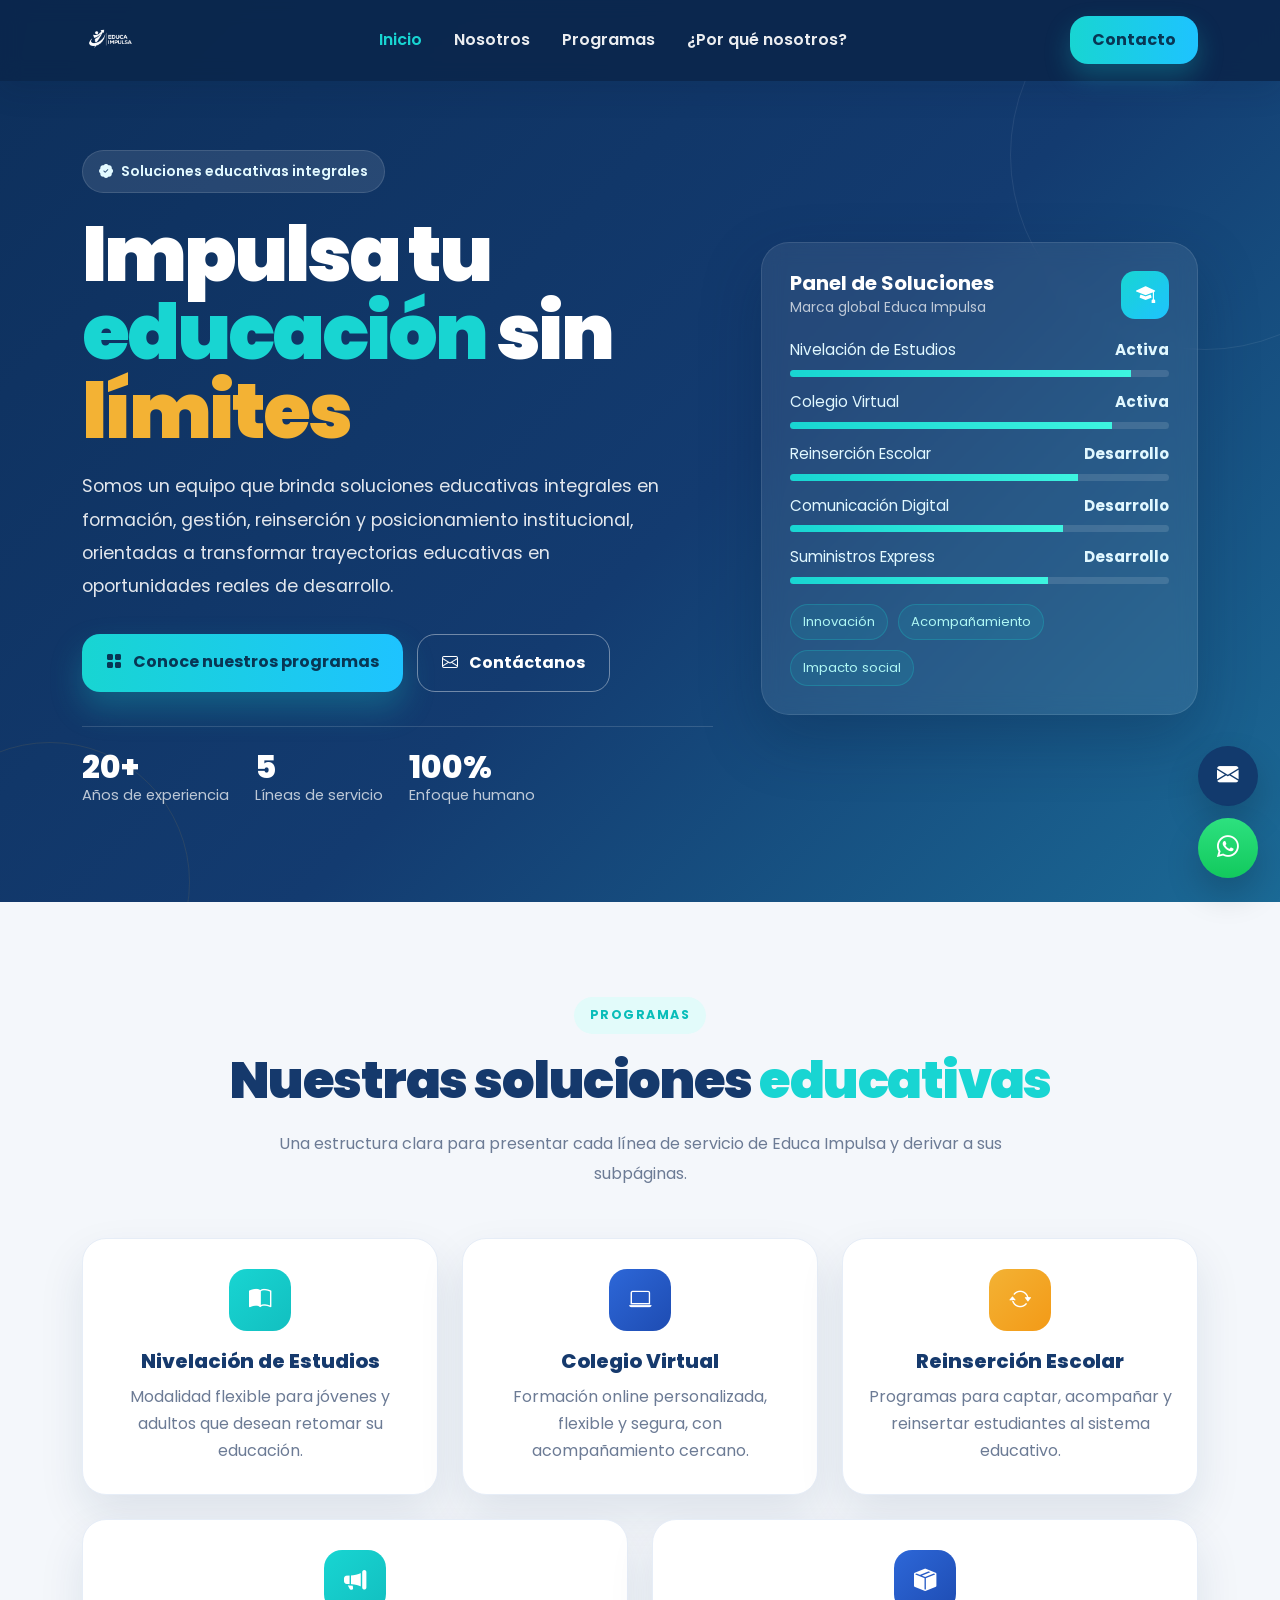
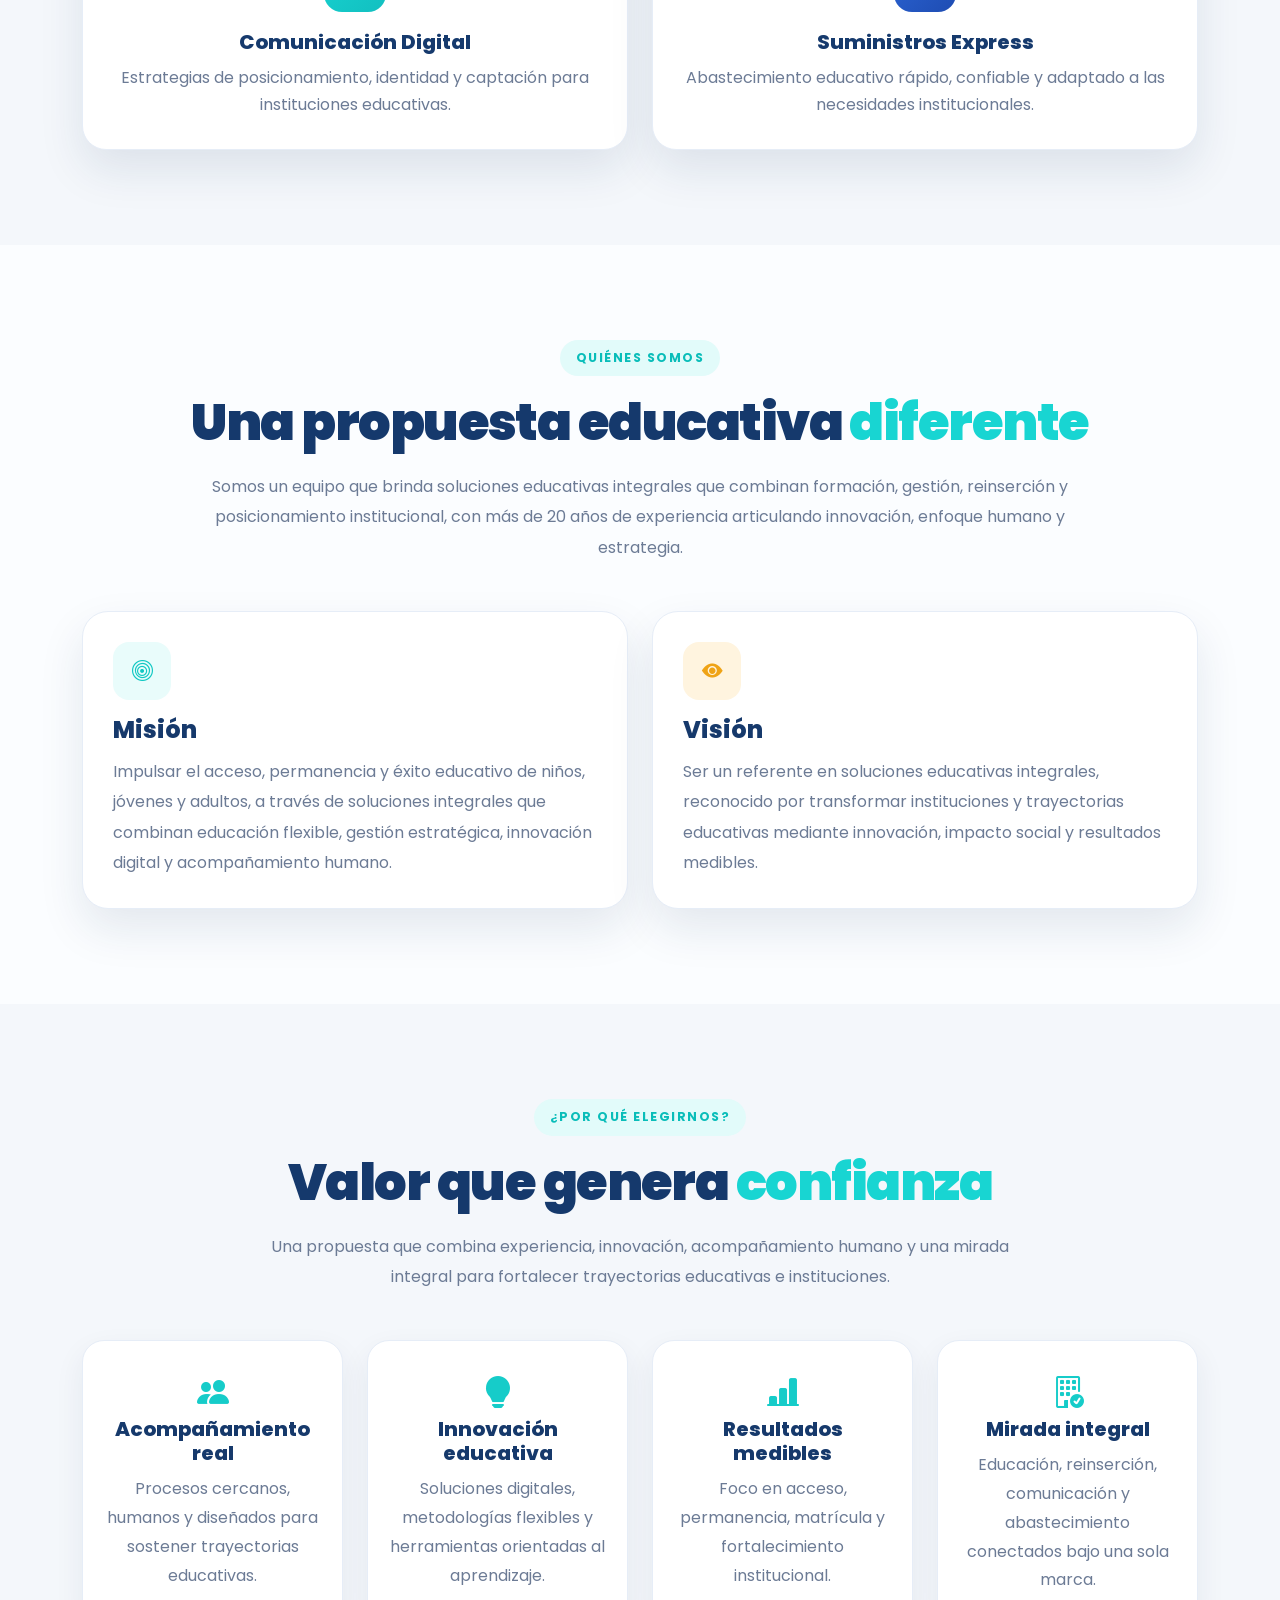
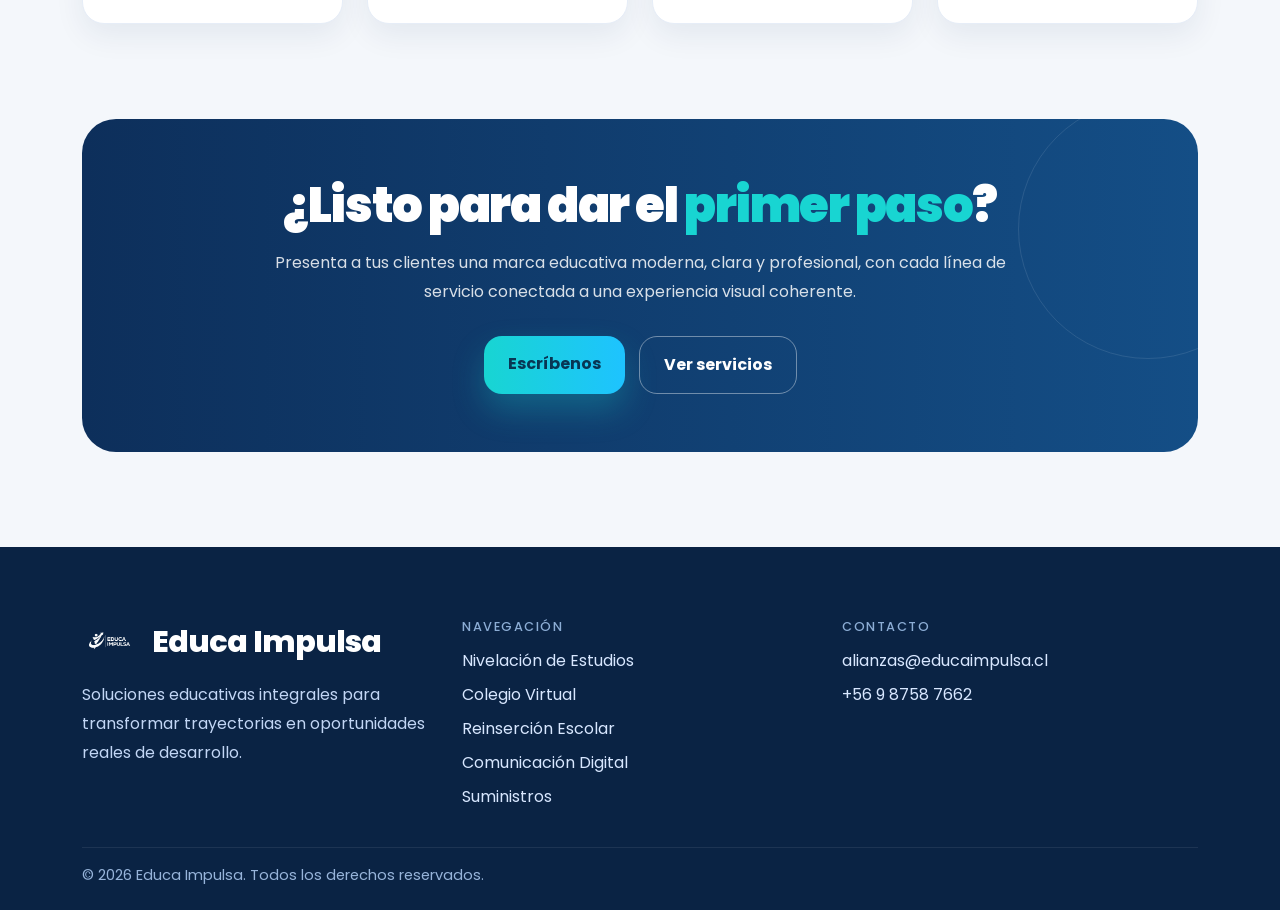
<file: educa-impulsa/index.html>
<!DOCTYPE html>
<html lang="es">

<head>
    <meta charset="UTF-8" />
    <meta name="viewport" content="width=device-width, initial-scale=1" />
    <title>Educa Impulsa</title>
    <link rel="icon" type="image/png" href="assets/img/logo_educa_impulsa.png">

    <link rel="preconnect" href="https://fonts.googleapis.com">
    <link rel="preconnect" href="https://fonts.gstatic.com" crossorigin>
    <link href="https://fonts.googleapis.com/css2?family=Poppins:wght@300;400;500;600;700;800;900&display=swap"
        rel="stylesheet">

    <link href="https://cdn.jsdelivr.net/npm/bootstrap@5.3.3/dist/css/bootstrap.min.css" rel="stylesheet">
    <link href="https://cdn.jsdelivr.net/npm/bootstrap-icons@1.11.3/font/bootstrap-icons.css" rel="stylesheet">
    <link rel="stylesheet" href="assets/css/style.css">
</head>

<body>

    <!-- NAVBAR -->
    <nav class="navbar navbar-expand-lg fixed-top custom-navbar">
        <div class="container">
            <a class="navbar-brand brand-wrap" href="index.html">
                <img src="assets/img/logo_educa_impulsa.png" alt="Educa Impulsa" class="brand-logo">
            </a>

            <button class="navbar-toggler border-0 shadow-none" type="button" data-bs-toggle="collapse"
                data-bs-target="#mainNav">
                <span class="navbar-toggler-icon"></span>
            </button>

            <div class="collapse navbar-collapse" id="mainNav">
                <ul class="navbar-nav mx-auto gap-lg-3">
                    <li class="nav-item"><a class="nav-link active" href="index.html">Inicio</a></li>
                    <li class="nav-item"><a class="nav-link" href="#quienes">Nosotros</a></li>
                    <li class="nav-item"><a class="nav-link" href="#servicios">Programas</a></li>
                    <li class="nav-item"><a class="nav-link" href="#valor">¿Por qué nosotros?</a></li>
                </ul>

                <div class="d-flex gap-2">
                    <a href="mailto:alianzas@educaimpulsa.cl" class="btn btn-contacto">Contacto</a>
                </div>
            </div>
        </div>
    </nav>

    <!-- HERO -->
    <header class="hero-home">
        <div class="container position-relative">
            <div class="row align-items-center g-5">
                <div class="col-lg-7">
                    <span class="hero-badge">
                        <i class="bi bi-patch-check-fill me-2"></i>
                        Soluciones educativas integrales
                    </span>

                    <h1 class="hero-title-main">
                        Impulsa tu
                        <span class="text-cyan">educación</span>
                        sin
                        <span class="text-yellow">límites</span>
                    </h1>

                    <p class="hero-description">
                        Somos un equipo que brinda soluciones educativas integrales en formación, gestión, reinserción y
                        posicionamiento institucional, orientadas a transformar trayectorias educativas en oportunidades
                        reales de desarrollo.
                    </p>

                    <div class="hero-actions">
                        <a href="#servicios" class="btn btn-main-primary">
                            <i class="bi bi-grid-fill me-2"></i>
                            Conoce nuestros programas
                        </a>

                        <a href="mailto:contacto@educaimpulsa.cl" class="btn btn-main-outline">
                            <i class="bi bi-envelope me-2"></i>
                            Contáctanos
                        </a>
                    </div>

                    <div class="hero-metrics">
                        <div class="metric-box">
                            <strong>20+</strong>
                            <span>Años de experiencia</span>
                        </div>

                        <div class="metric-box">
                            <strong>5</strong>
                            <span>Líneas de servicio</span>
                        </div>

                        <div class="metric-box">
                            <strong>100%</strong>
                            <span>Enfoque humano</span>
                        </div>
                    </div>
                </div>

                <div class="col-lg-5">
                    <div class="hero-panel">
                        <div class="panel-header">
                            <div>
                                <h5>Panel de Soluciones</h5>
                                <small>Marca global Educa Impulsa</small>
                            </div>
                            <div class="panel-icon">
                                <i class="bi bi-mortarboard-fill"></i>
                            </div>
                        </div>

                        <div class="panel-item">
                            <span>Nivelación de Estudios</span>
                            <strong>Activa</strong>
                        </div>
                        <div class="progress custom-progress">
                            <div class="progress-bar" style="width: 90%"></div>
                        </div>

                        <div class="panel-item">
                            <span>Colegio Virtual</span>
                            <strong>Activa</strong>
                        </div>
                        <div class="progress custom-progress">
                            <div class="progress-bar" style="width: 85%"></div>
                        </div>

                        <div class="panel-item">
                            <span>Reinserción Escolar</span>
                            <strong>Desarrollo</strong>
                        </div>
                        <div class="progress custom-progress">
                            <div class="progress-bar" style="width: 76%"></div>
                        </div>

                        <div class="panel-item">
                            <span>Comunicación Digital</span>
                            <strong>Desarrollo</strong>
                        </div>
                        <div class="progress custom-progress">
                            <div class="progress-bar" style="width: 72%"></div>
                        </div>

                        <div class="panel-item">
                            <span>Suministros Express</span>
                            <strong>Desarrollo</strong>
                        </div>
                        <div class="progress custom-progress">
                            <div class="progress-bar" style="width: 68%"></div>
                        </div>

                        <div class="panel-tags">
                            <span>Innovación</span>
                            <span>Acompañamiento</span>
                            <span>Impacto social</span>
                        </div>
                    </div>
                </div>
            </div>
        </div>
    </header>

    <!-- SERVICIOS -->
    <section class="section-space" id="servicios">
        <div class="container text-center">
            <span class="section-pill">Programas</span>
            <h2 class="section-title">
                Nuestras soluciones <span class="text-cyan">educativas</span>
            </h2>
            <p class="section-subtitle">
                Una estructura clara para presentar cada línea de servicio de Educa Impulsa y derivar a sus subpáginas.
            </p>

            <div class="row g-4 mt-4">
                <div class="col-md-6 col-lg-4">
                    <a href="nivelacion.html" class="service-card">
                        <div class="service-icon cyan"><i class="bi bi-book-half"></i></div>
                        <h5>Nivelación de Estudios</h5>
                        <p>Modalidad flexible para jóvenes y adultos que desean retomar su educación.</p>
                    </a>
                </div>

                <div class="col-md-6 col-lg-4">
                    <a href="colegio-virtual.html" class="service-card">
                        <div class="service-icon blue"><i class="bi bi-laptop"></i></div>
                        <h5>Colegio Virtual</h5>
                        <p>Formación online personalizada, flexible y segura, con acompañamiento cercano.</p>
                    </a>
                </div>

                <div class="col-md-6 col-lg-4">
                    <a href="reinsercion.html" class="service-card">
                        <div class="service-icon yellow"><i class="bi bi-arrow-repeat"></i></div>
                        <h5>Reinserción Escolar</h5>
                        <p>Programas para captar, acompañar y reinsertar estudiantes al sistema educativo.</p>
                    </a>
                </div>

                <div class="col-md-6 col-lg-6">
                    <a href="comunicacion.html" class="service-card">
                        <div class="service-icon cyan"><i class="bi bi-megaphone-fill"></i></div>
                        <h5>Comunicación Digital</h5>
                        <p>Estrategias de posicionamiento, identidad y captación para instituciones educativas.</p>
                    </a>
                </div>

                <div class="col-md-6 col-lg-6">
                    <a href="suministro.htm" class="service-card">
                        <div class="service-icon blue"><i class="bi bi-box-seam-fill"></i></div>
                        <h5>Suministros Express</h5>
                        <p>Abastecimiento educativo rápido, confiable y adaptado a las necesidades institucionales.</p>
                    </a>
                </div>
            </div>
        </div>
    </section>

    <!-- QUIENES SOMOS -->
    <section class="section-space section-light" id="quienes">
        <div class="container">
            <div class="text-center">
                <span class="section-pill">Quiénes somos</span>
                <h2 class="section-title">
                    Una propuesta educativa <span class="text-cyan">diferente</span>
                </h2>
                <p class="section-subtitle wide">
                    Somos un equipo que brinda soluciones educativas integrales que combinan formación, gestión,
                    reinserción y posicionamiento institucional, con más de 20 años de experiencia articulando
                    innovación, enfoque humano y estrategia.
                </p>
            </div>

            <div class="row g-4 mt-4">
                <div class="col-lg-6">
                    <div class="info-card">
                        <div class="info-icon cyan"><i class="bi bi-bullseye"></i></div>
                        <h4>Misión</h4>
                        <p>
                            Impulsar el acceso, permanencia y éxito educativo de niños, jóvenes y adultos, a través de
                            soluciones integrales que combinan educación flexible, gestión estratégica, innovación
                            digital y acompañamiento humano.
                        </p>
                    </div>
                </div>

                <div class="col-lg-6">
                    <div class="info-card">
                        <div class="info-icon yellow"><i class="bi bi-eye-fill"></i></div>
                        <h4>Visión</h4>
                        <p>
                            Ser un referente en soluciones educativas integrales, reconocido por transformar
                            instituciones y trayectorias educativas mediante innovación, impacto social y resultados
                            medibles.
                        </p>
                    </div>
                </div>
            </div>
        </div>
    </section>

    <!-- VALOR -->
    <section class="section-space" id="valor">
        <div class="container text-center">
            <span class="section-pill">¿Por qué elegirnos?</span>
            <h2 class="section-title">
                Valor que genera <span class="text-cyan">confianza</span>
            </h2>
            <p class="section-subtitle">
                Una propuesta que combina experiencia, innovación, acompañamiento humano y una mirada integral para
                fortalecer trayectorias educativas e instituciones.
            </p>

            <div class="row g-4 mt-4">
                <div class="col-md-6 col-lg-3">
                    <div class="feature-card">
                        <i class="bi bi-people-fill"></i>
                        <h5>Acompañamiento real</h5>
                        <p>Procesos cercanos, humanos y diseñados para sostener trayectorias educativas.</p>
                    </div>
                </div>

                <div class="col-md-6 col-lg-3">
                    <div class="feature-card">
                        <i class="bi bi-lightbulb-fill"></i>
                        <h5>Innovación educativa</h5>
                        <p>Soluciones digitales, metodologías flexibles y herramientas orientadas al aprendizaje.</p>
                    </div>
                </div>

                <div class="col-md-6 col-lg-3">
                    <div class="feature-card">
                        <i class="bi bi-bar-chart-line-fill"></i>
                        <h5>Resultados medibles</h5>
                        <p>Foco en acceso, permanencia, matrícula y fortalecimiento institucional.</p>
                    </div>
                </div>

                <div class="col-md-6 col-lg-3">
                    <div class="feature-card">
                        <i class="bi bi-building-check"></i>
                        <h5>Mirada integral</h5>
                        <p>Educación, reinserción, comunicación y abastecimiento conectados bajo una sola marca.</p>
                    </div>
                </div>
            </div>
        </div>
    </section>

    <!-- CTA -->
    <section class="section-space pt-0">
        <div class="container">
            <div class="cta-box text-center">
                <h3>¿Listo para dar el <span class="text-cyan">primer paso</span>?</h3>
                <p>
                    Presenta a tus clientes una marca educativa moderna, clara y profesional, con cada línea de servicio
                    conectada a una experiencia visual coherente.
                </p>
                <div class="hero-actions justify-content-center">
                    <a href="mailto:contacto@educaimpulsa.cl" class="btn btn-main-primary">Escríbenos</a>
                    <a href="#servicios" class="btn btn-main-outline">Ver servicios</a>
                </div>
            </div>
        </div>
    </section>

    <!-- FOOTER -->
    <footer class="footer-main">
        <div class="container">
            <div class="row g-4 align-items-start">
                <div class="col-lg-4">
                    <div class="footer-brand-wrap">
                        <img src="assets/img/logo_educa_impulsa.png" alt="Educa Impulsa" class="footer-logo">
                        <div class="footer-brand-text">Educa Impulsa</div>
                    </div>
                    <p class="footer-text mt-3">
                        Soluciones educativas integrales para transformar trayectorias en oportunidades reales de
                        desarrollo.
                    </p>
                </div>

                <div class="col-lg-4">
                    <h6 class="footer-title">Navegación</h6>
                    <ul class="footer-links">
                        <li><a href="nivelacion.html">Nivelación de Estudios</a></li>
                        <li><a href="colegio-virtual.html">Colegio Virtual</a></li>
                        <li><a href="reinsercion.html">Reinserción Escolar</a></li>
                        <li><a href="comunicacion.html">Comunicación Digital</a></li>
                        <li><a href="suministro.htm">Suministros</a></li>
                    </ul>
                </div>

                <div class="col-lg-4">
                    <h6 class="footer-title">Contacto</h6>
                    <ul class="footer-links">
                        <li><a href="mailto:alianzas@educaimpulsa.cl">alianzas@educaimpulsa.cl</a></li>
                        <li><a href="https://wa.me/56987587662" target="_blank">+56 9 8758 7662</a></li>
                    </ul>
                </div>
            </div>

            <div class="footer-bottom">
                © 2026 Educa Impulsa. Todos los derechos reservados.
            </div>
        </div>
    </footer>

    <!-- BOTONES FLOTANTES -->
    <a href="mailto:alianzas@educaimpulsa.cl" class="email-float" aria-label="Correo">
        <i class="bi bi-envelope-fill"></i>
    </a>

    <a href="https://wa.me/56987587662" target="_blank" class="whatsapp-float" aria-label="WhatsApp">
        <i class="bi bi-whatsapp"></i>
    </a>

    <script src="https://cdn.jsdelivr.net/npm/bootstrap@5.3.3/dist/js/bootstrap.bundle.min.js"></script>
</body>

</html>
</file>
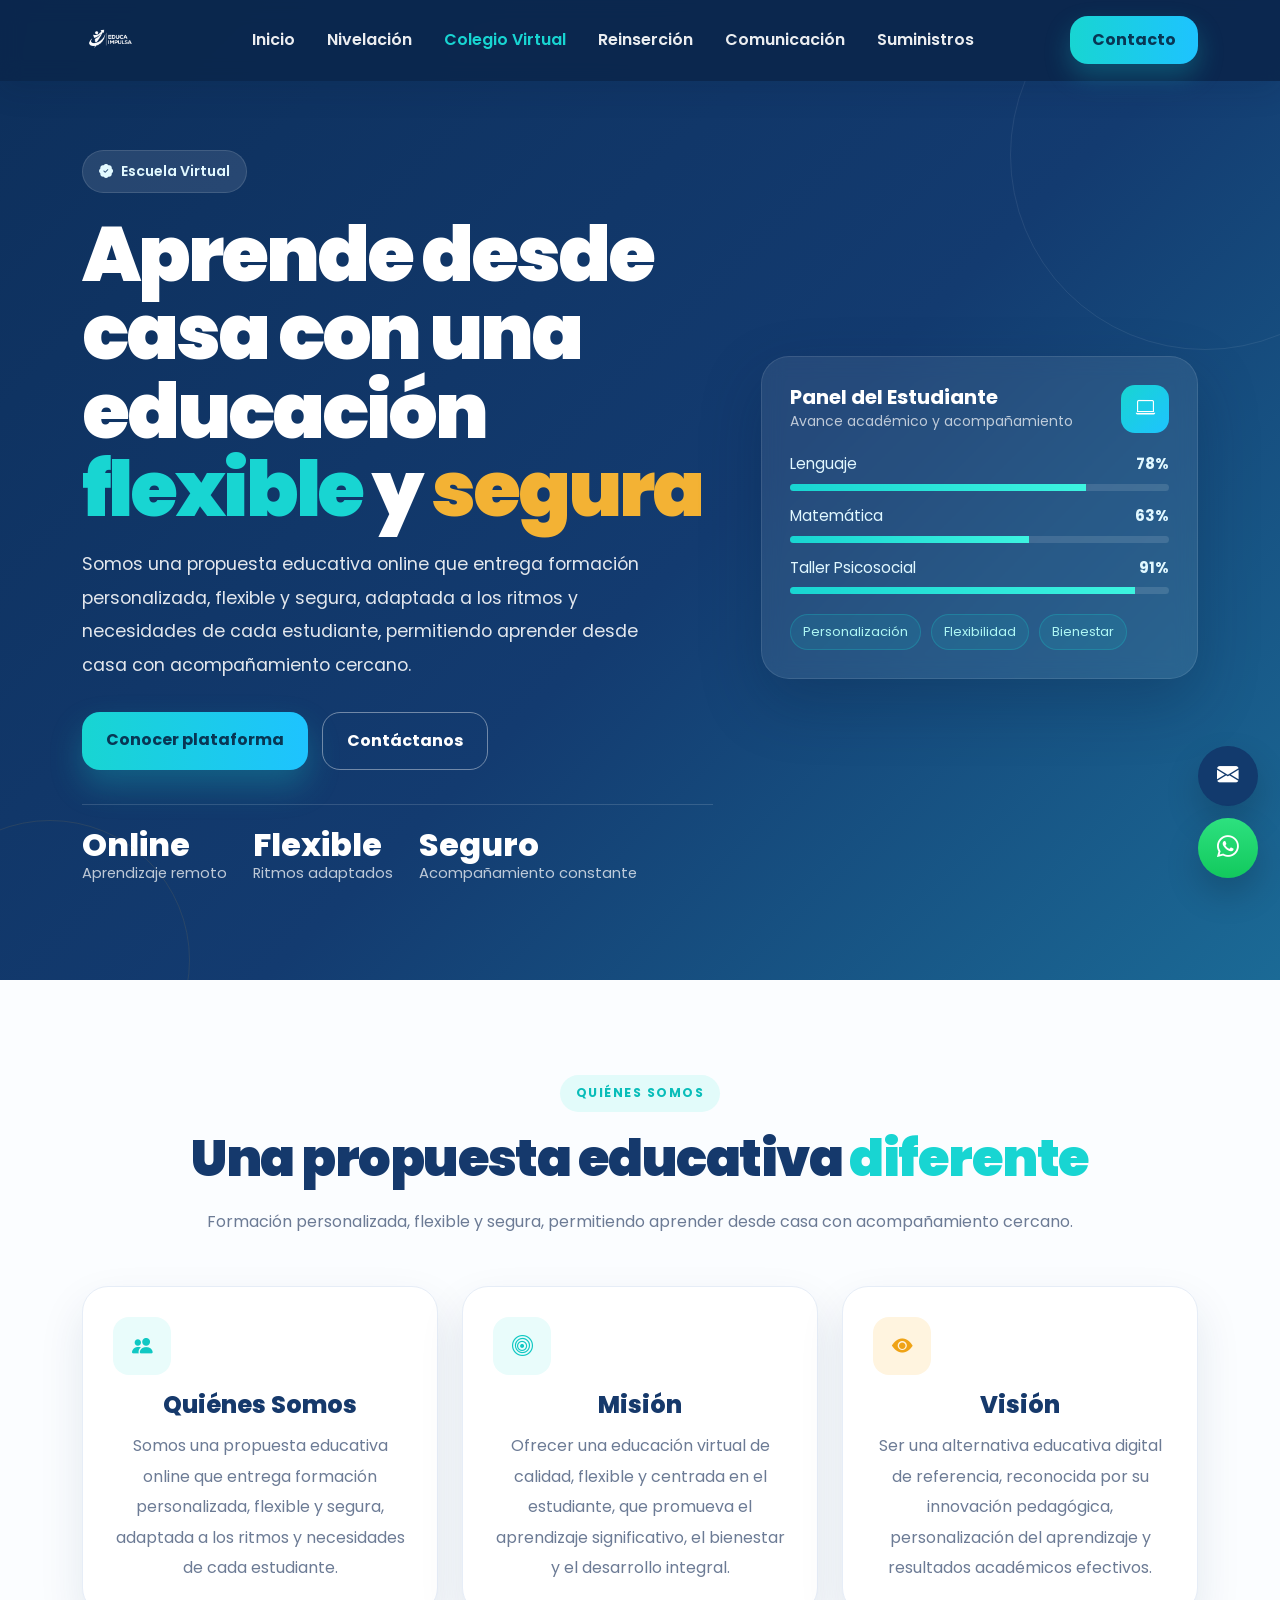
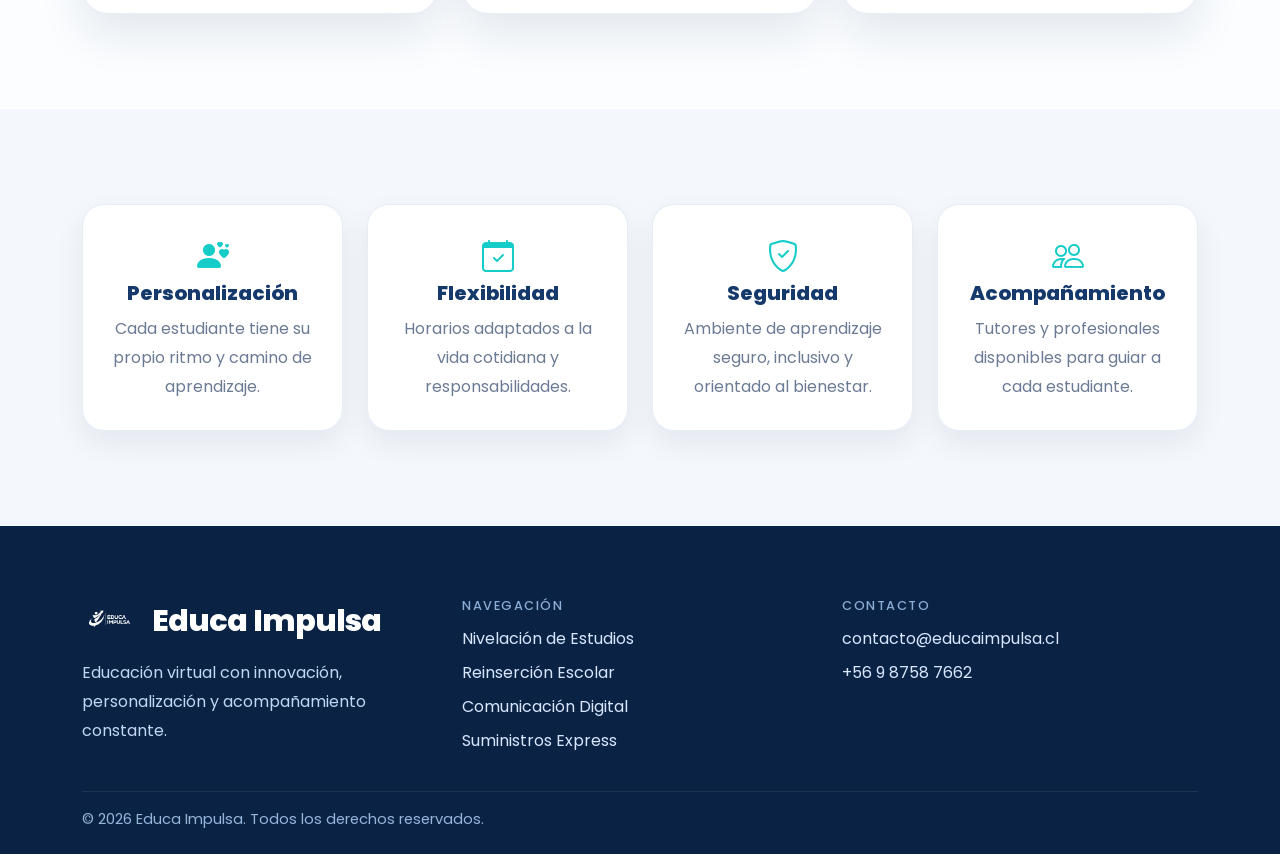
<file: educa-impulsa/colegio-virtual.html>
<!DOCTYPE html>
<html lang="es">

<head>
  <meta charset="UTF-8">
  <meta name="viewport" content="width=device-width, initial-scale=1">
  <title>Colegio Virtual | Educa Impulsa</title>
  <link rel="icon" type="image/png" href="assets/img/logo_educa_impulsa.png">

  <link rel="preconnect" href="https://fonts.googleapis.com">
  <link rel="preconnect" href="https://fonts.gstatic.com" crossorigin>
  <link href="https://fonts.googleapis.com/css2?family=Poppins:wght@300;400;500;600;700;800;900&display=swap"
    rel="stylesheet">

  <link href="https://cdn.jsdelivr.net/npm/bootstrap@5.3.3/dist/css/bootstrap.min.css" rel="stylesheet">
  <link href="https://cdn.jsdelivr.net/npm/bootstrap-icons@1.11.3/font/bootstrap-icons.css" rel="stylesheet">
  <link rel="stylesheet" href="assets/css/style.css">
</head>

<body>

  <nav class="navbar navbar-expand-lg fixed-top custom-navbar">
    <div class="container">
      <a class="navbar-brand brand-wrap" href="index.html">
        <img src="assets/img/logo_educa_impulsa.png" alt="Educa Impulsa" class="brand-logo">
      </a>

      <button class="navbar-toggler border-0 shadow-none" type="button" data-bs-toggle="collapse"
        data-bs-target="#mainNav">
        <span class="navbar-toggler-icon"></span>
      </button>

      <div class="collapse navbar-collapse" id="mainNav">
        <ul class="navbar-nav mx-auto gap-lg-3">
          <li class="nav-item"><a class="nav-link" href="index.html">Inicio</a></li>
          <li class="nav-item"><a class="nav-link" href="nivelacion.html">Nivelación</a></li>
          <li class="nav-item"><a class="nav-link active" href="colegio-virtual.html">Colegio Virtual</a></li>
          <li class="nav-item"><a class="nav-link" href="reinsercion.html">Reinserción</a></li>
          <li class="nav-item"><a class="nav-link" href="comunicacion.html">Comunicación</a></li>
          <li class="nav-item"><a class="nav-link" href="suministro.html">Suministros</a></li>
        </ul>

        <a href="mailto:alianzas@educaimpulsa.cl" class="btn btn-contacto">Contacto</a>
      </div>
    </div>
  </nav>

  <header class="hero-home">
    <div class="container position-relative">
      <div class="row align-items-center g-5">
        <div class="col-lg-7">
          <span class="hero-badge"><i class="bi bi-patch-check-fill me-2"></i> Escuela Virtual</span>

          <h1 class="hero-title-main">
            Aprende desde casa con una educación
            <span class="text-cyan">flexible</span> y
            <span class="text-yellow">segura</span>
          </h1>

          <p class="hero-description">
            Somos una propuesta educativa online que entrega formación personalizada, flexible y segura, adaptada a los
            ritmos y necesidades de cada estudiante, permitiendo aprender desde casa con acompañamiento cercano.
          </p>

          <div class="hero-actions">
            <a href="#quienes" class="btn btn-main-primary">Conocer plataforma</a>
            <a href="mailto:contacto@educaimpulsa.cl" class="btn btn-main-outline">Contáctanos</a>
          </div>

          <div class="hero-metrics">
            <div class="metric-box"><strong>Online</strong><span>Aprendizaje remoto</span></div>
            <div class="metric-box"><strong>Flexible</strong><span>Ritmos adaptados</span></div>
            <div class="metric-box"><strong>Seguro</strong><span>Acompañamiento constante</span></div>
          </div>
        </div>

        <div class="col-lg-5">
          <div class="hero-panel">
            <div class="panel-header">
              <div>
                <h5>Panel del Estudiante</h5>
                <small>Avance académico y acompañamiento</small>
              </div>
              <div class="panel-icon"><i class="bi bi-laptop"></i></div>
            </div>

            <div class="panel-item"><span>Lenguaje</span><strong>78%</strong></div>
            <div class="progress custom-progress">
              <div class="progress-bar" style="width:78%"></div>
            </div>

            <div class="panel-item"><span>Matemática</span><strong>63%</strong></div>
            <div class="progress custom-progress">
              <div class="progress-bar" style="width:63%"></div>
            </div>

            <div class="panel-item"><span>Taller Psicosocial</span><strong>91%</strong></div>
            <div class="progress custom-progress">
              <div class="progress-bar" style="width:91%"></div>
            </div>

            <div class="panel-tags">
              <span>Personalización</span>
              <span>Flexibilidad</span>
              <span>Bienestar</span>
            </div>
          </div>
        </div>
      </div>
    </div>
  </header>

  <section class="section-space section-light" id="quienes">
    <div class="container text-center">
      <span class="section-pill">Quiénes somos</span>
      <h2 class="section-title">Una propuesta educativa <span class="text-cyan">diferente</span></h2>
      <p class="section-subtitle wide">
        Formación personalizada, flexible y segura, permitiendo aprender desde casa con acompañamiento cercano.
      </p>

      <div class="row g-4 mt-4">
        <div class="col-lg-4">
          <div class="info-card">
            <div class="info-icon cyan"><i class="bi bi-people-fill"></i></div>
            <h4>Quiénes Somos</h4>
            <p>Somos una propuesta educativa online que entrega formación personalizada, flexible y segura, adaptada a
              los ritmos y necesidades de cada estudiante.</p>
          </div>
        </div>

        <div class="col-lg-4">
          <div class="info-card">
            <div class="info-icon cyan"><i class="bi bi-bullseye"></i></div>
            <h4>Misión</h4>
            <p>Ofrecer una educación virtual de calidad, flexible y centrada en el estudiante, que promueva el
              aprendizaje significativo, el bienestar y el desarrollo integral.</p>
          </div>
        </div>

        <div class="col-lg-4">
          <div class="info-card">
            <div class="info-icon yellow"><i class="bi bi-eye-fill"></i></div>
            <h4>Visión</h4>
            <p>Ser una alternativa educativa digital de referencia, reconocida por su innovación pedagógica,
              personalización del aprendizaje y resultados académicos efectivos.</p>
          </div>
        </div>
      </div>
    </div>
  </section>

  <section class="section-space">
    <div class="container">
      <div class="row g-4">
        <div class="col-md-3">
          <div class="feature-card text-center">
            <i class="bi bi-person-hearts"></i>
            <h5>Personalización</h5>
            <p>Cada estudiante tiene su propio ritmo y camino de aprendizaje.</p>
          </div>
        </div>
        <div class="col-md-3">
          <div class="feature-card text-center">
            <i class="bi bi-calendar-check"></i>
            <h5>Flexibilidad</h5>
            <p>Horarios adaptados a la vida cotidiana y responsabilidades.</p>
          </div>
        </div>
        <div class="col-md-3">
          <div class="feature-card text-center">
            <i class="bi bi-shield-check"></i>
            <h5>Seguridad</h5>
            <p>Ambiente de aprendizaje seguro, inclusivo y orientado al bienestar.</p>
          </div>
        </div>
        <div class="col-md-3">
          <div class="feature-card text-center">
            <i class="bi bi-people"></i>
            <h5>Acompañamiento</h5>
            <p>Tutores y profesionales disponibles para guiar a cada estudiante.</p>
          </div>
        </div>
      </div>
    </div>
  </section>

  <footer class="footer-main">
    <div class="container">
      <div class="row g-4 align-items-start">
        <div class="col-lg-4">
          <div class="footer-brand-wrap">
            <img src="assets/img/logo_educa_impulsa.png" alt="Educa Impulsa" class="footer-logo">
            <div class="footer-brand-text">Educa Impulsa</div>
          </div>
          <p class="footer-text mt-3">Educación virtual con innovación, personalización y acompañamiento constante.</p>
        </div>

        <div class="col-lg-4">
          <h6 class="footer-title">Navegación</h6>
          <ul class="footer-links">
            <li><a href="nivelacion.html">Nivelación de Estudios</a></li>
            <li><a href="reinsercion.html">Reinserción Escolar</a></li>
            <li><a href="comunicacion.html">Comunicación Digital</a></li>
            <li><a href="suministro.html">Suministros Express</a></li>
          </ul>
        </div>

        <div class="col-lg-4">
          <h6 class="footer-title">Contacto</h6>
          <ul class="footer-links">
            <li><a href="mailto:contacto@educaimpulsa.cl">contacto@educaimpulsa.cl</a></li>
            <li><a href="https://wa.me/56987587662" target="_blank">+56 9 8758 7662</a></li>
          </ul>
        </div>
      </div>

      <div class="footer-bottom">© 2026 Educa Impulsa. Todos los derechos reservados.</div>
    </div>
  </footer>

  <a href="mailto:alianzas@educaimpulsa.cl" class="email-float"><i class="bi bi-envelope-fill"></i></a>
  <a href="https://wa.me/56987587662" target="_blank" class="whatsapp-float"><i class="bi bi-whatsapp"></i></a>

  <script src="https://cdn.jsdelivr.net/npm/bootstrap@5.3.3/dist/js/bootstrap.bundle.min.js"></script>
</body>

</html>
</file>
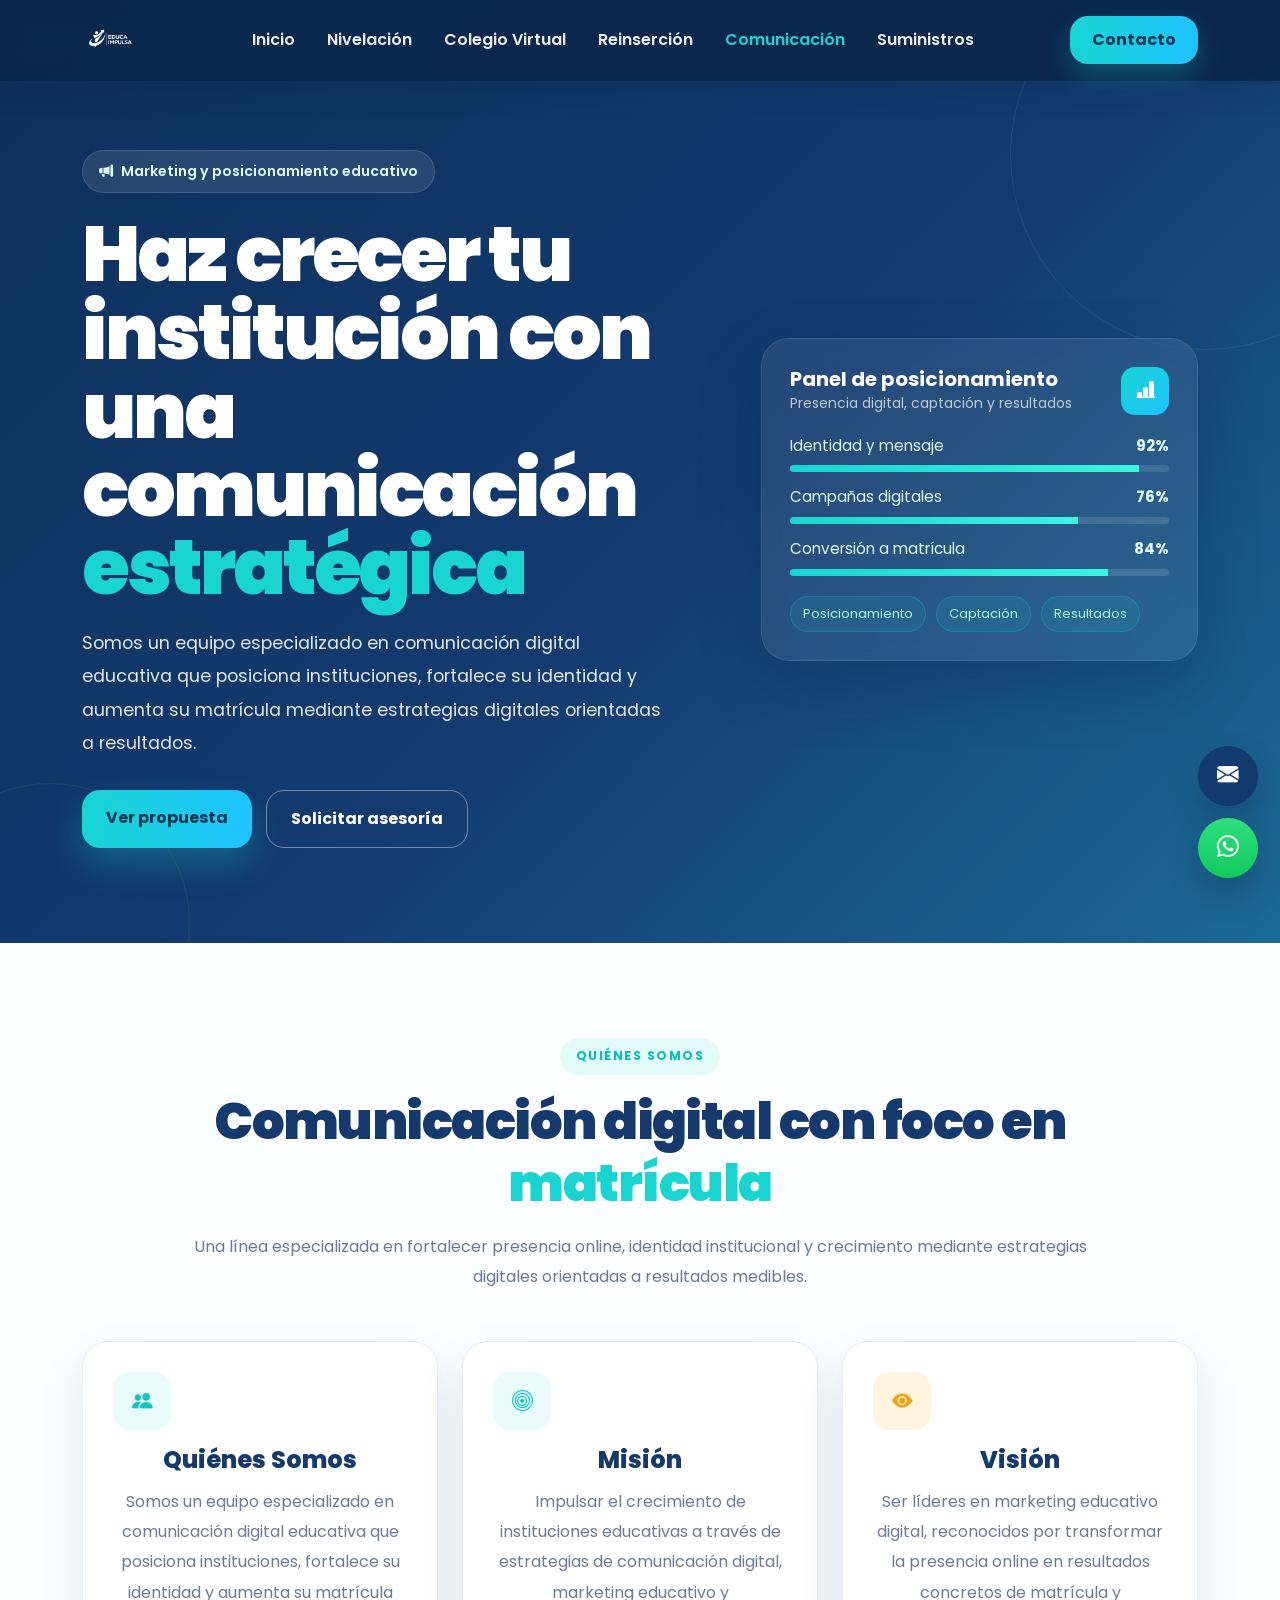
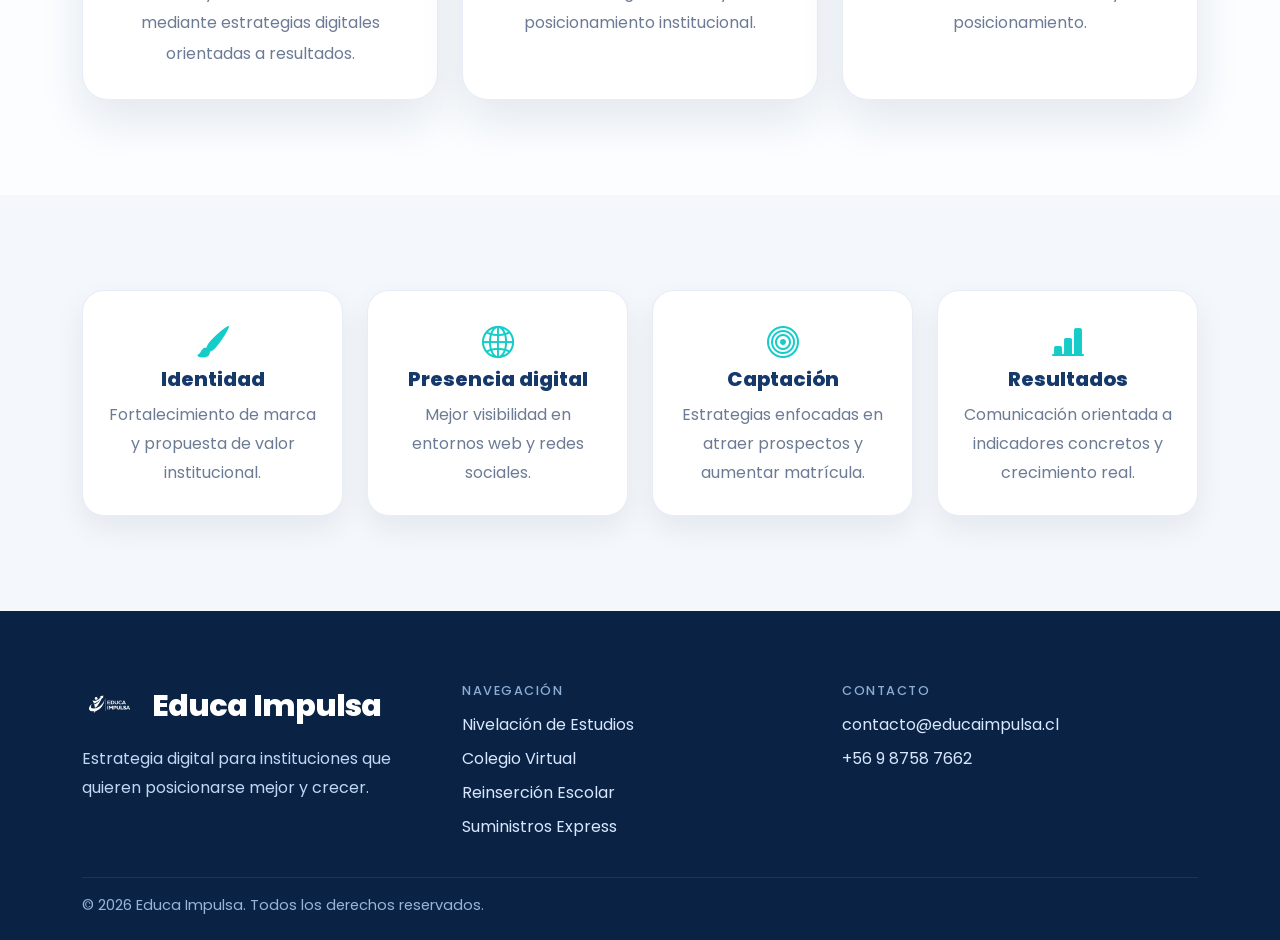
<file: educa-impulsa/comunicacion.html>
<!DOCTYPE html>
<html lang="es">

<head>
  <meta charset="UTF-8">
  <meta name="viewport" content="width=device-width, initial-scale=1">
  <title>Comunicación Digital | Educa Impulsa</title>
  <link rel="icon" type="image/png" href="assets/img/logo_educa_impulsa.png">

  <link rel="preconnect" href="https://fonts.googleapis.com">
  <link rel="preconnect" href="https://fonts.gstatic.com" crossorigin>
  <link href="https://fonts.googleapis.com/css2?family=Poppins:wght@300;400;500;600;700;800;900&display=swap"
    rel="stylesheet">

  <link href="https://cdn.jsdelivr.net/npm/bootstrap@5.3.3/dist/css/bootstrap.min.css" rel="stylesheet">
  <link href="https://cdn.jsdelivr.net/npm/bootstrap-icons@1.11.3/font/bootstrap-icons.css" rel="stylesheet">
  <link rel="stylesheet" href="assets/css/style.css">
</head>

<body>

  <nav class="navbar navbar-expand-lg fixed-top custom-navbar">
    <div class="container">
      <a class="navbar-brand brand-wrap" href="index.html">
        <img src="assets/img/logo_educa_impulsa.png" alt="Educa Impulsa" class="brand-logo">
      </a>

      <button class="navbar-toggler border-0 shadow-none" type="button" data-bs-toggle="collapse"
        data-bs-target="#mainNav">
        <span class="navbar-toggler-icon"></span>
      </button>

      <div class="collapse navbar-collapse" id="mainNav">
        <ul class="navbar-nav mx-auto gap-lg-3">
          <li class="nav-item"><a class="nav-link" href="index.html">Inicio</a></li>
          <li class="nav-item"><a class="nav-link" href="nivelacion.html">Nivelación</a></li>
          <li class="nav-item"><a class="nav-link" href="colegio-virtual.html">Colegio Virtual</a></li>
          <li class="nav-item"><a class="nav-link" href="reinsercion.html">Reinserción</a></li>
          <li class="nav-item"><a class="nav-link active" href="comunicacion.html">Comunicación</a></li>
          <li class="nav-item"><a class="nav-link" href="suministro.html">Suministros</a></li>
        </ul>

        <a href="mailto:alianzas@educaimpulsa.cl" class="btn btn-contacto">Contacto</a>
      </div>
    </div>
  </nav>

  <header class="hero-home" style="min-height: 78vh;">
    <div class="container position-relative">
      <div class="row align-items-center g-5">
        <div class="col-lg-7">
          <span class="hero-badge">
            <i class="bi bi-megaphone-fill me-2"></i>
            Marketing y posicionamiento educativo
          </span>

          <h1 class="hero-title-main">
            Haz crecer tu institución con una comunicación
            <span class="text-cyan">estratégica</span>
          </h1>

          <p class="hero-description">
            Somos un equipo especializado en comunicación digital educativa que posiciona instituciones, fortalece su
            identidad y aumenta su matrícula mediante estrategias digitales orientadas a resultados.
          </p>

          <div class="hero-actions">
            <a href="#quienes" class="btn btn-main-primary">Ver propuesta</a>
            <a href="mailto:contacto@educaimpulsa.cl" class="btn btn-main-outline">Solicitar asesoría</a>
          </div>
        </div>

        <div class="col-lg-5">
          <div class="hero-panel">
            <div class="panel-header">
              <div>
                <h5>Panel de posicionamiento</h5>
                <small>Presencia digital, captación y resultados</small>
              </div>
              <div class="panel-icon">
                <i class="bi bi-bar-chart-line-fill"></i>
              </div>
            </div>

            <div class="panel-item"><span>Identidad y mensaje</span><strong>92%</strong></div>
            <div class="progress custom-progress">
              <div class="progress-bar" style="width:92%"></div>
            </div>

            <div class="panel-item"><span>Campañas digitales</span><strong>76%</strong></div>
            <div class="progress custom-progress">
              <div class="progress-bar" style="width:76%"></div>
            </div>

            <div class="panel-item"><span>Conversión a matrícula</span><strong>84%</strong></div>
            <div class="progress custom-progress">
              <div class="progress-bar" style="width:84%"></div>
            </div>

            <div class="panel-tags">
              <span>Posicionamiento</span>
              <span>Captación</span>
              <span>Resultados</span>
            </div>
          </div>
        </div>
      </div>
    </div>
  </header>

  <section class="section-space section-light" id="quienes">
    <div class="container text-center">
      <span class="section-pill">Quiénes somos</span>
      <h2 class="section-title">
        Comunicación digital con foco en <span class="text-cyan">matrícula</span>
      </h2>
      <p class="section-subtitle wide">
        Una línea especializada en fortalecer presencia online, identidad institucional y crecimiento mediante
        estrategias digitales orientadas a resultados medibles.
      </p>

      <div class="row g-4 mt-4">
        <div class="col-lg-4">
          <div class="info-card">
            <div class="info-icon cyan"><i class="bi bi-people-fill"></i></div>
            <h4>Quiénes Somos</h4>
            <p>
              Somos un equipo especializado en comunicación digital educativa que posiciona instituciones, fortalece su
              identidad y aumenta su matrícula mediante estrategias digitales orientadas a resultados.
            </p>
          </div>
        </div>

        <div class="col-lg-4">
          <div class="info-card">
            <div class="info-icon cyan"><i class="bi bi-bullseye"></i></div>
            <h4>Misión</h4>
            <p>
              Impulsar el crecimiento de instituciones educativas a través de estrategias de comunicación digital,
              marketing educativo y posicionamiento institucional.
            </p>
          </div>
        </div>

        <div class="col-lg-4">
          <div class="info-card">
            <div class="info-icon yellow"><i class="bi bi-eye-fill"></i></div>
            <h4>Visión</h4>
            <p>
              Ser líderes en marketing educativo digital, reconocidos por transformar la presencia online en resultados
              concretos de matrícula y posicionamiento.
            </p>
          </div>
        </div>
      </div>
    </div>
  </section>

  <section class="section-space">
    <div class="container">
      <div class="row g-4">
        <div class="col-md-3">
          <div class="feature-card text-center">
            <i class="bi bi-brush-fill"></i>
            <h5>Identidad</h5>
            <p>Fortalecimiento de marca y propuesta de valor institucional.</p>
          </div>
        </div>

        <div class="col-md-3">
          <div class="feature-card text-center">
            <i class="bi bi-globe2"></i>
            <h5>Presencia digital</h5>
            <p>Mejor visibilidad en entornos web y redes sociales.</p>
          </div>
        </div>

        <div class="col-md-3">
          <div class="feature-card text-center">
            <i class="bi bi-bullseye"></i>
            <h5>Captación</h5>
            <p>Estrategias enfocadas en atraer prospectos y aumentar matrícula.</p>
          </div>
        </div>

        <div class="col-md-3">
          <div class="feature-card text-center">
            <i class="bi bi-bar-chart-line-fill"></i>
            <h5>Resultados</h5>
            <p>Comunicación orientada a indicadores concretos y crecimiento real.</p>
          </div>
        </div>
      </div>
    </div>
  </section>

  <footer class="footer-main">
    <div class="container">
      <div class="row g-4 align-items-start">
        <div class="col-lg-4">
          <div class="footer-brand-wrap">
            <img src="assets/img/logo_educa_impulsa.png" alt="Educa Impulsa" class="footer-logo">
            <div class="footer-brand-text">Educa Impulsa</div>
          </div>
          <p class="footer-text mt-3">
            Estrategia digital para instituciones que quieren posicionarse mejor y crecer.
          </p>
        </div>

        <div class="col-lg-4">
          <h6 class="footer-title">Navegación</h6>
          <ul class="footer-links">
            <li><a href="nivelacion.html">Nivelación de Estudios</a></li>
            <li><a href="colegio-virtual.html">Colegio Virtual</a></li>
            <li><a href="reinsercion.html">Reinserción Escolar</a></li>
            <li><a href="suministro.html">Suministros Express</a></li>
          </ul>
        </div>

        <div class="col-lg-4">
          <h6 class="footer-title">Contacto</h6>
          <ul class="footer-links">
            <li><a href="mailto:contacto@educaimpulsa.cl">contacto@educaimpulsa.cl</a></li>
            <li><a href="https://wa.me/56987587662" target="_blank">+56 9 8758 7662</a></li>
          </ul>
        </div>
      </div>

      <div class="footer-bottom">© 2026 Educa Impulsa. Todos los derechos reservados.</div>
    </div>
  </footer>

  <a href="mailto:alianzas@educaimpulsa.cl" class="email-float" aria-label="Correo">
    <i class="bi bi-envelope-fill"></i>
  </a>

  <a href="https://wa.me/56987587662" target="_blank" class="whatsapp-float" aria-label="WhatsApp">
    <i class="bi bi-whatsapp"></i>
  </a>

  <script src="https://cdn.jsdelivr.net/npm/bootstrap@5.3.3/dist/js/bootstrap.bundle.min.js"></script>
</body>

</html>
</file>
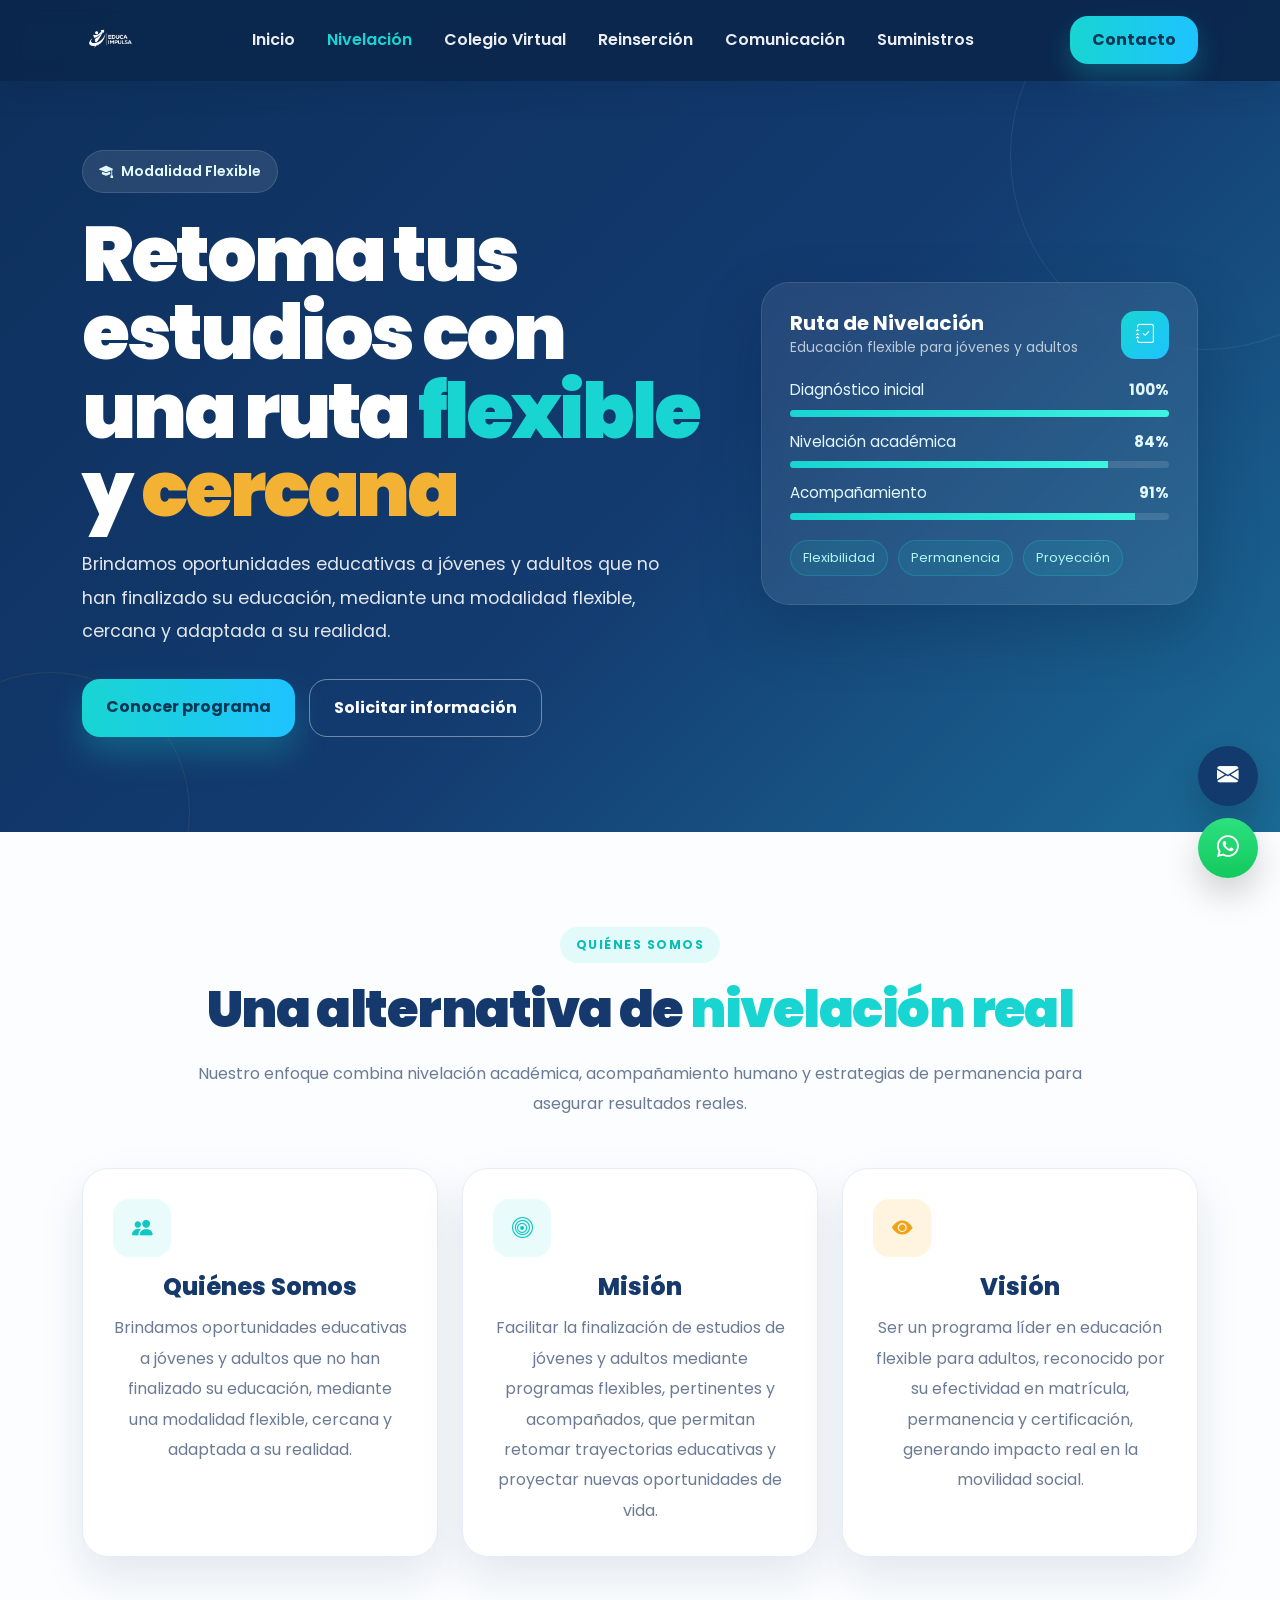
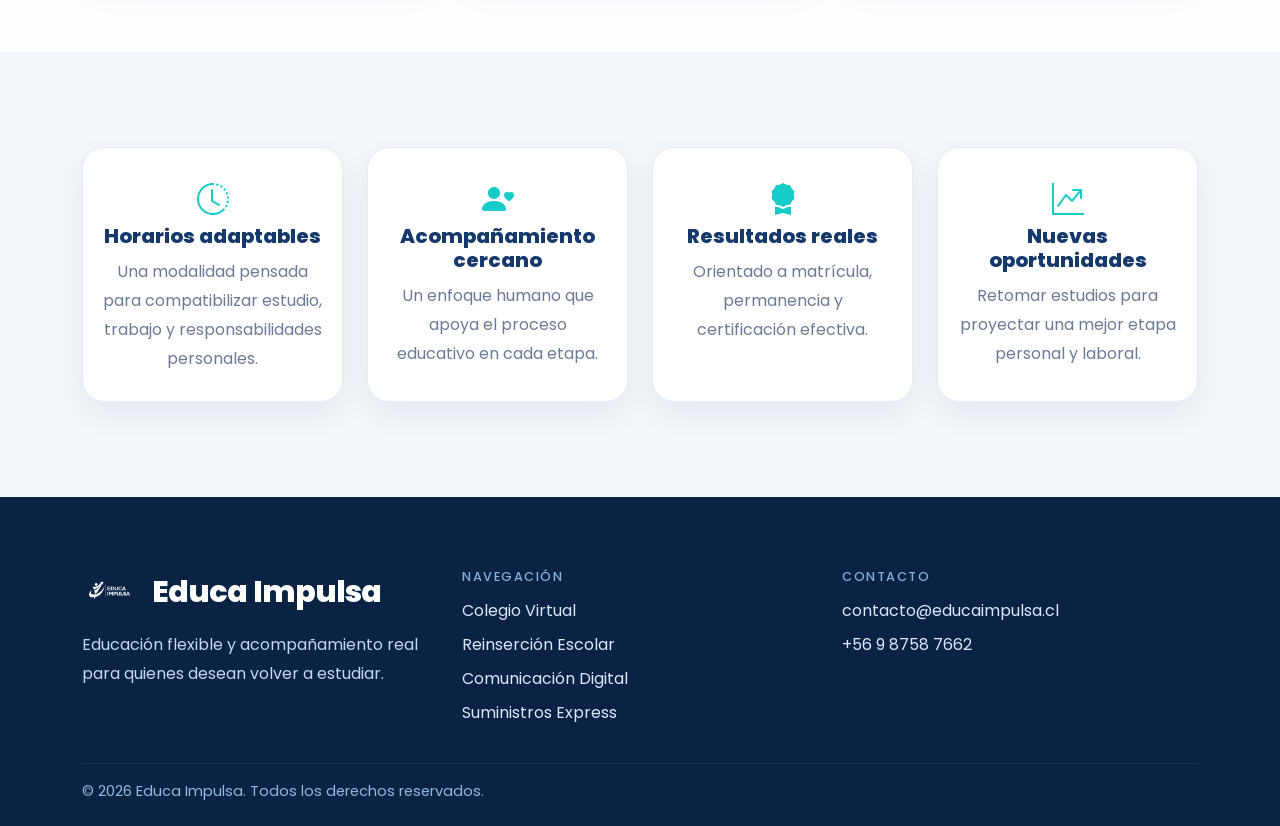
<file: educa-impulsa/nivelacion.html>
<!DOCTYPE html>
<html lang="es">

<head>
  <meta charset="UTF-8">
  <meta name="viewport" content="width=device-width, initial-scale=1">
  <title>Nivelación de Estudios | Educa Impulsa</title>
  <link rel="icon" type="image/png" href="assets/img/logo_educa_impulsa.png">

  <link rel="preconnect" href="https://fonts.googleapis.com">
  <link rel="preconnect" href="https://fonts.gstatic.com" crossorigin>
  <link href="https://fonts.googleapis.com/css2?family=Poppins:wght@300;400;500;600;700;800;900&display=swap"
    rel="stylesheet">

  <link href="https://cdn.jsdelivr.net/npm/bootstrap@5.3.3/dist/css/bootstrap.min.css" rel="stylesheet">
  <link href="https://cdn.jsdelivr.net/npm/bootstrap-icons@1.11.3/font/bootstrap-icons.css" rel="stylesheet">
  <link rel="stylesheet" href="assets/css/style.css">
</head>

<body>

  <nav class="navbar navbar-expand-lg fixed-top custom-navbar">
    <div class="container">
      <a class="navbar-brand brand-wrap" href="index.html">
        <img src="assets/img/logo_educa_impulsa.png" alt="Educa Impulsa" class="brand-logo">
      </a>

      <button class="navbar-toggler border-0 shadow-none" type="button" data-bs-toggle="collapse"
        data-bs-target="#mainNav">
        <span class="navbar-toggler-icon"></span>
      </button>

      <div class="collapse navbar-collapse" id="mainNav">
        <ul class="navbar-nav mx-auto gap-lg-3">
          <li class="nav-item"><a class="nav-link" href="index.html">Inicio</a></li>
          <li class="nav-item"><a class="nav-link active" href="nivelacion.html">Nivelación</a></li>
          <li class="nav-item"><a class="nav-link" href="colegio-virtual.html">Colegio Virtual</a></li>
          <li class="nav-item"><a class="nav-link" href="reinsercion.html">Reinserción</a></li>
          <li class="nav-item"><a class="nav-link" href="comunicacion.html">Comunicación</a></li>
          <li class="nav-item"><a class="nav-link" href="suministro.html">Suministros</a></li>
        </ul>

        <a href="mailto:alianzas@educaimpulsa.cl" class="btn btn-contacto">Contacto</a>
      </div>
    </div>
  </nav>

  <header class="hero-home" style="min-height: 78vh;">
    <div class="container position-relative">
      <div class="row align-items-center g-5">
        <div class="col-lg-7">
          <span class="hero-badge"><i class="bi bi-mortarboard-fill me-2"></i> Modalidad Flexible</span>

          <h1 class="hero-title-main">
            Retoma tus estudios con una ruta
            <span class="text-cyan">flexible</span> y
            <span class="text-yellow">cercana</span>
          </h1>

          <p class="hero-description">
            Brindamos oportunidades educativas a jóvenes y adultos que no han finalizado su educación, mediante una
            modalidad flexible, cercana y adaptada a su realidad.
          </p>

          <div class="hero-actions">
            <a href="#quienes" class="btn btn-main-primary">Conocer programa</a>
            <a href="mailto:contacto@educaimpulsa.cl" class="btn btn-main-outline">Solicitar información</a>
          </div>
        </div>

        <div class="col-lg-5">
          <div class="hero-panel">
            <div class="panel-header">
              <div>
                <h5>Ruta de Nivelación</h5>
                <small>Educación flexible para jóvenes y adultos</small>
              </div>
              <div class="panel-icon"><i class="bi bi-journal-check"></i></div>
            </div>

            <div class="panel-item"><span>Diagnóstico inicial</span><strong>100%</strong></div>
            <div class="progress custom-progress">
              <div class="progress-bar" style="width:100%"></div>
            </div>

            <div class="panel-item"><span>Nivelación académica</span><strong>84%</strong></div>
            <div class="progress custom-progress">
              <div class="progress-bar" style="width:84%"></div>
            </div>

            <div class="panel-item"><span>Acompañamiento</span><strong>91%</strong></div>
            <div class="progress custom-progress">
              <div class="progress-bar" style="width:91%"></div>
            </div>

            <div class="panel-tags">
              <span>Flexibilidad</span>
              <span>Permanencia</span>
              <span>Proyección</span>
            </div>
          </div>
        </div>
      </div>
    </div>
  </header>

  <section class="section-space section-light" id="quienes">
    <div class="container text-center">
      <span class="section-pill">Quiénes somos</span>
      <h2 class="section-title">Una alternativa de <span class="text-cyan">nivelación real</span></h2>
      <p class="section-subtitle wide">
        Nuestro enfoque combina nivelación académica, acompañamiento humano y estrategias de permanencia para asegurar
        resultados reales.
      </p>

      <div class="row g-4 mt-4">
        <div class="col-lg-4">
          <div class="info-card">
            <div class="info-icon cyan"><i class="bi bi-people-fill"></i></div>
            <h4>Quiénes Somos</h4>
            <p>Brindamos oportunidades educativas a jóvenes y adultos que no han finalizado su educación, mediante una
              modalidad flexible, cercana y adaptada a su realidad.</p>
          </div>
        </div>

        <div class="col-lg-4">
          <div class="info-card">
            <div class="info-icon cyan"><i class="bi bi-bullseye"></i></div>
            <h4>Misión</h4>
            <p>Facilitar la finalización de estudios de jóvenes y adultos mediante programas flexibles, pertinentes y
              acompañados, que permitan retomar trayectorias educativas y proyectar nuevas oportunidades de vida.</p>
          </div>
        </div>

        <div class="col-lg-4">
          <div class="info-card">
            <div class="info-icon yellow"><i class="bi bi-eye-fill"></i></div>
            <h4>Visión</h4>
            <p>Ser un programa líder en educación flexible para adultos, reconocido por su efectividad en matrícula,
              permanencia y certificación, generando impacto real en la movilidad social.</p>
          </div>
        </div>
      </div>
    </div>
  </section>

  <section class="section-space">
    <div class="container">
      <div class="row g-4">
        <div class="col-md-3">
          <div class="feature-card text-center">
            <i class="bi bi-clock-history"></i>
            <h5>Horarios adaptables</h5>
            <p>Una modalidad pensada para compatibilizar estudio, trabajo y responsabilidades personales.</p>
          </div>
        </div>
        <div class="col-md-3">
          <div class="feature-card text-center">
            <i class="bi bi-person-heart"></i>
            <h5>Acompañamiento cercano</h5>
            <p>Un enfoque humano que apoya el proceso educativo en cada etapa.</p>
          </div>
        </div>
        <div class="col-md-3">
          <div class="feature-card text-center">
            <i class="bi bi-award-fill"></i>
            <h5>Resultados reales</h5>
            <p>Orientado a matrícula, permanencia y certificación efectiva.</p>
          </div>
        </div>
        <div class="col-md-3">
          <div class="feature-card text-center">
            <i class="bi bi-graph-up-arrow"></i>
            <h5>Nuevas oportunidades</h5>
            <p>Retomar estudios para proyectar una mejor etapa personal y laboral.</p>
          </div>
        </div>
      </div>
    </div>
  </section>

  <footer class="footer-main">
    <div class="container">
      <div class="row g-4 align-items-start">
        <div class="col-lg-4">
          <div class="footer-brand-wrap">
            <img src="assets/img/logo_educa_impulsa.png" alt="Educa Impulsa" class="footer-logo">
            <div class="footer-brand-text">Educa Impulsa</div>
          </div>
          <p class="footer-text mt-3">Educación flexible y acompañamiento real para quienes desean volver a estudiar.
          </p>
        </div>

        <div class="col-lg-4">
          <h6 class="footer-title">Navegación</h6>
          <ul class="footer-links">
            <li><a href="colegio-virtual.html">Colegio Virtual</a></li>
            <li><a href="reinsercion.html">Reinserción Escolar</a></li>
            <li><a href="comunicacion.html">Comunicación Digital</a></li>
            <li><a href="suministro.html">Suministros Express</a></li>
          </ul>
        </div>

        <div class="col-lg-4">
          <h6 class="footer-title">Contacto</h6>
          <ul class="footer-links">
            <li><a href="mailto:contacto@educaimpulsa.cl">contacto@educaimpulsa.cl</a></li>
            <li><a href="https://wa.me/56987587662" target="_blank">+56 9 8758 7662</a></li>
          </ul>
        </div>
      </div>

      <div class="footer-bottom">© 2026 Educa Impulsa. Todos los derechos reservados.</div>
    </div>
  </footer>

  <a href="mailto:alianzas@educaimpulsa.cl" class="email-float"><i class="bi bi-envelope-fill"></i></a>
  <a href="https://wa.me/56987587662" target="_blank" class="whatsapp-float"><i class="bi bi-whatsapp"></i></a>

  <script src="https://cdn.jsdelivr.net/npm/bootstrap@5.3.3/dist/js/bootstrap.bundle.min.js"></script>
</body>

</html>
</file>
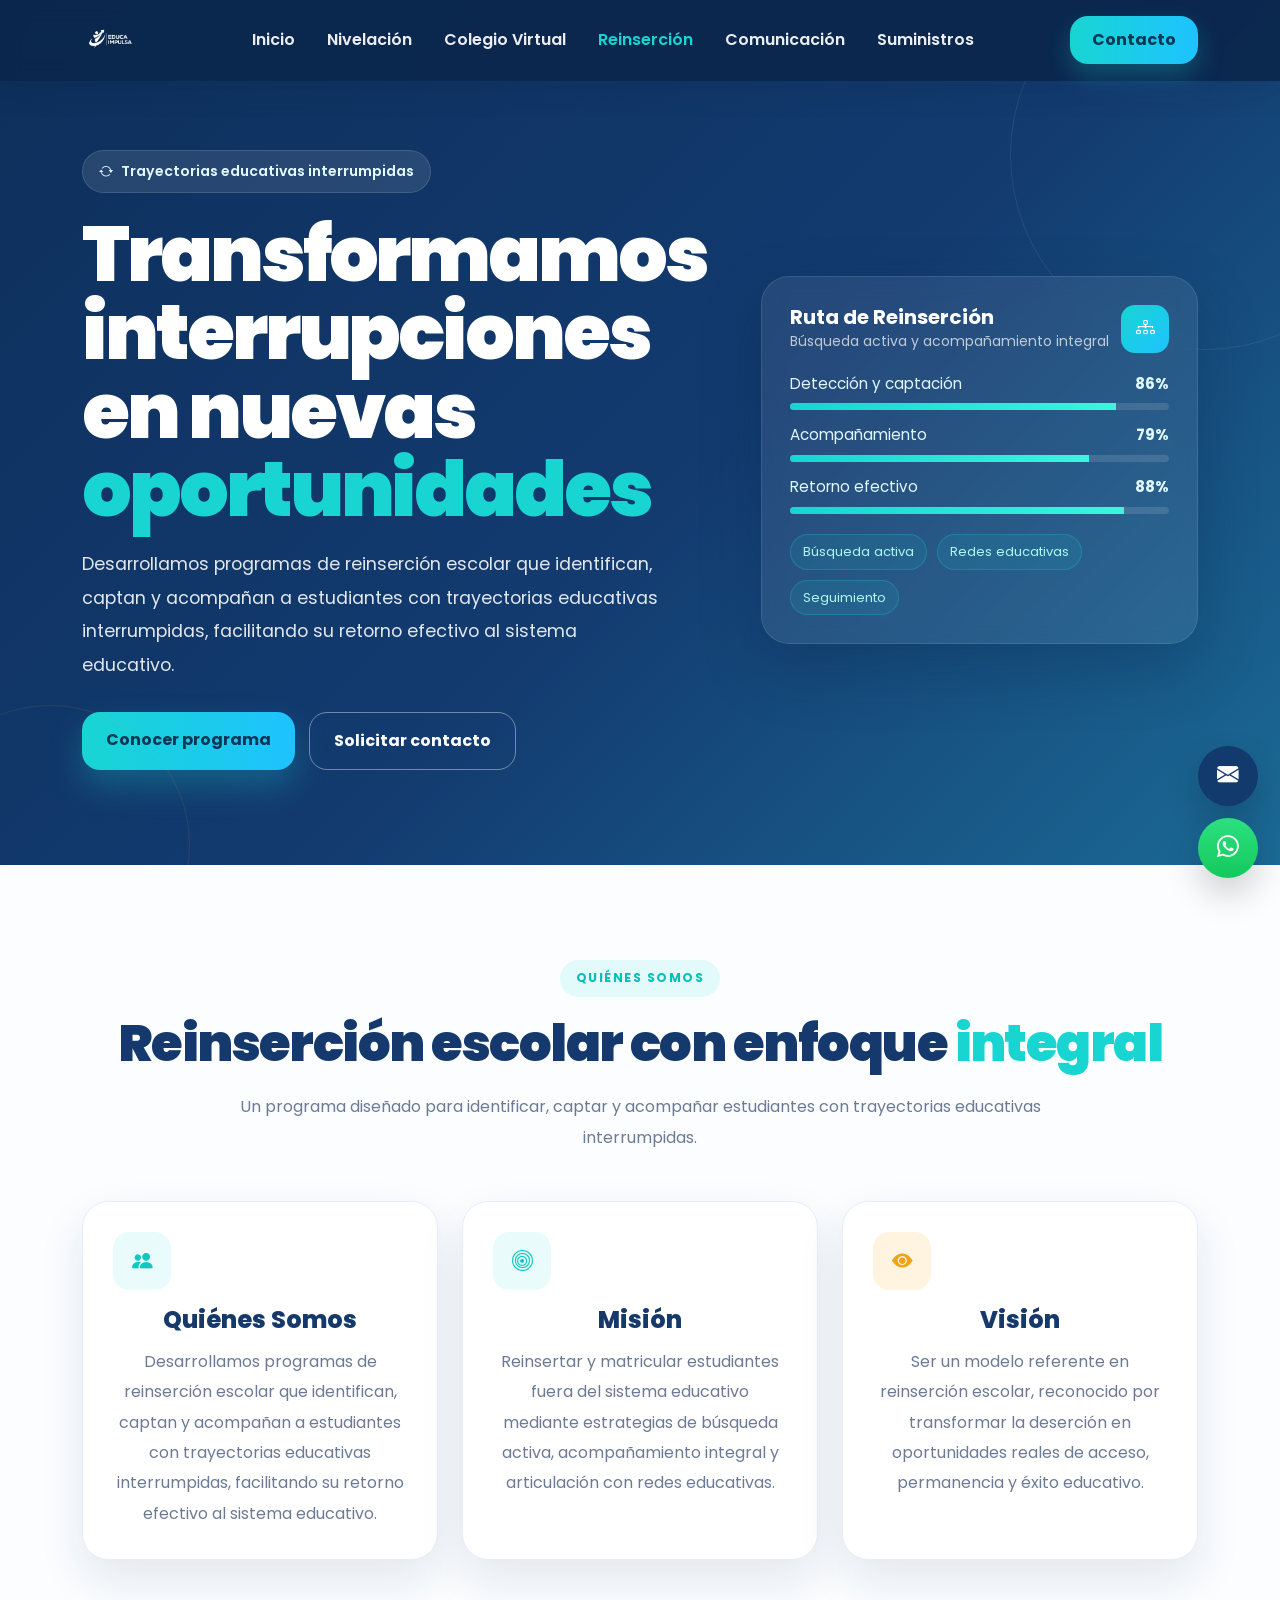
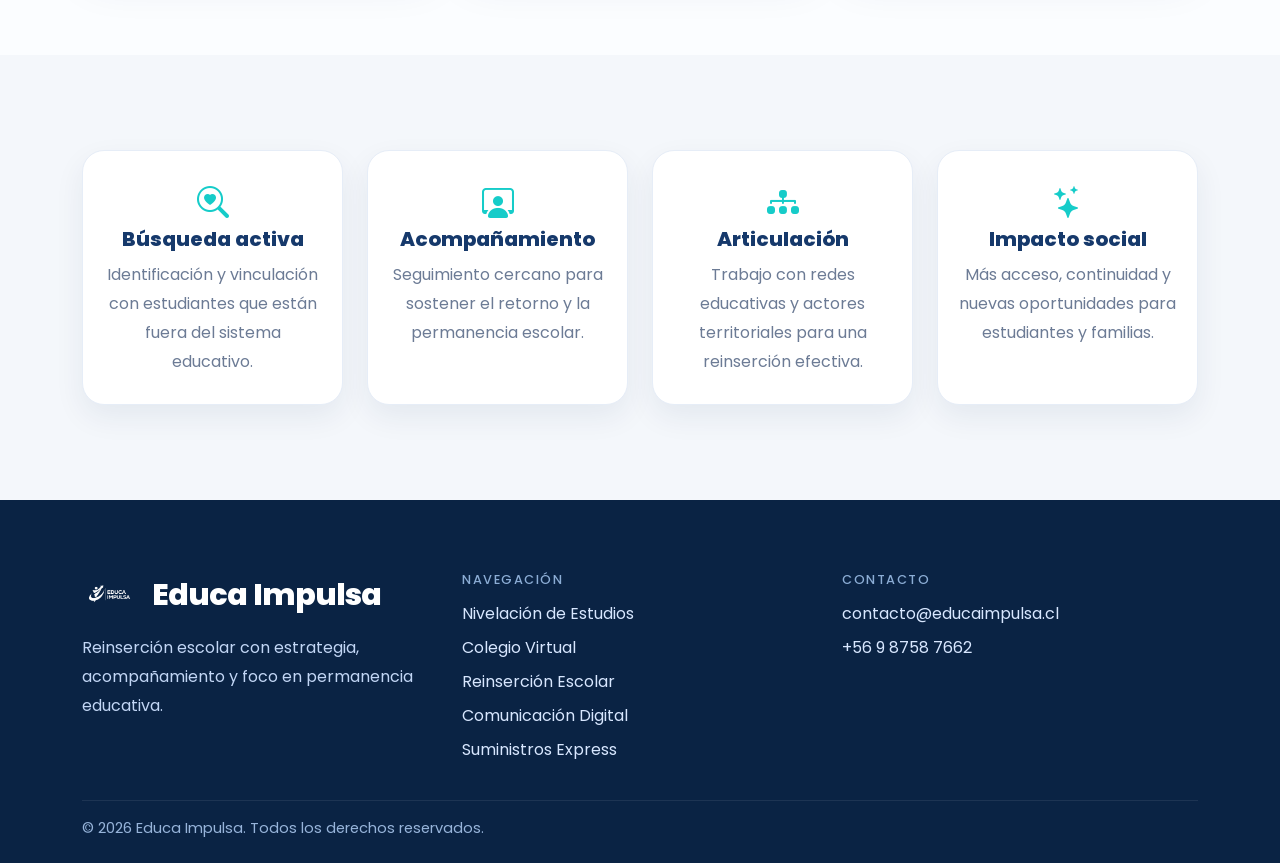
<file: educa-impulsa/reinsercion.html>
<!DOCTYPE html>
<html lang="es">

<head>
  <meta charset="UTF-8">
  <meta name="viewport" content="width=device-width, initial-scale=1">
  <title>Reinserción Escolar | Educa Impulsa</title>
  <link rel="icon" type="image/png" href="assets/img/logo_educa_impulsa.png">

  <link rel="preconnect" href="https://fonts.googleapis.com">
  <link rel="preconnect" href="https://fonts.gstatic.com" crossorigin>
  <link href="https://fonts.googleapis.com/css2?family=Poppins:wght@300;400;500;600;700;800;900&display=swap"
    rel="stylesheet">

  <link href="https://cdn.jsdelivr.net/npm/bootstrap@5.3.3/dist/css/bootstrap.min.css" rel="stylesheet">
  <link href="https://cdn.jsdelivr.net/npm/bootstrap-icons@1.11.3/font/bootstrap-icons.css" rel="stylesheet">
  <link rel="stylesheet" href="assets/css/style.css">
</head>

<body>

  <nav class="navbar navbar-expand-lg fixed-top custom-navbar">
    <div class="container">
      <a class="navbar-brand brand-wrap" href="index.html">
        <img src="assets/img/logo_educa_impulsa.png" alt="Educa Impulsa" class="brand-logo">
      </a>

      <button class="navbar-toggler border-0 shadow-none" type="button" data-bs-toggle="collapse"
        data-bs-target="#mainNav">
        <span class="navbar-toggler-icon"></span>
      </button>

      <div class="collapse navbar-collapse" id="mainNav">
        <ul class="navbar-nav mx-auto gap-lg-3">
          <li class="nav-item"><a class="nav-link" href="index.html">Inicio</a></li>
          <li class="nav-item"><a class="nav-link" href="nivelacion.html">Nivelación</a></li>
          <li class="nav-item"><a class="nav-link" href="colegio-virtual.html">Colegio Virtual</a></li>
          <li class="nav-item"><a class="nav-link active" href="reinsercion.html">Reinserción</a></li>
          <li class="nav-item"><a class="nav-link" href="comunicacion.html">Comunicación</a></li>
          <li class="nav-item"><a class="nav-link" href="suministro.html">Suministros</a></li>
        </ul>

        <a href="mailto:alianzas@educaimpulsa.cl" class="btn btn-contacto">Contacto</a>
      </div>
    </div>
  </nav>

  <header class="hero-home" style="min-height: 78vh;">
    <div class="container position-relative">
      <div class="row align-items-center g-5">
        <div class="col-lg-7">
          <span class="hero-badge"><i class="bi bi-arrow-repeat me-2"></i> Trayectorias educativas interrumpidas</span>

          <h1 class="hero-title-main">
            Transformamos interrupciones en nuevas
            <span class="text-cyan">oportunidades</span>
          </h1>

          <p class="hero-description">
            Desarrollamos programas de reinserción escolar que identifican, captan y acompañan a estudiantes con
            trayectorias educativas interrumpidas, facilitando su retorno efectivo al sistema educativo.
          </p>

          <div class="hero-actions">
            <a href="#quienes" class="btn btn-main-primary">Conocer programa</a>
            <a href="mailto:contacto@educaimpulsa.cl" class="btn btn-main-outline">Solicitar contacto</a>
          </div>
        </div>

        <div class="col-lg-5">
          <div class="hero-panel">
            <div class="panel-header">
              <div>
                <h5>Ruta de Reinserción</h5>
                <small>Búsqueda activa y acompañamiento integral</small>
              </div>
              <div class="panel-icon"><i class="bi bi-diagram-3"></i></div>
            </div>

            <div class="panel-item"><span>Detección y captación</span><strong>86%</strong></div>
            <div class="progress custom-progress">
              <div class="progress-bar" style="width:86%"></div>
            </div>

            <div class="panel-item"><span>Acompañamiento</span><strong>79%</strong></div>
            <div class="progress custom-progress">
              <div class="progress-bar" style="width:79%"></div>
            </div>

            <div class="panel-item"><span>Retorno efectivo</span><strong>88%</strong></div>
            <div class="progress custom-progress">
              <div class="progress-bar" style="width:88%"></div>
            </div>

            <div class="panel-tags">
              <span>Búsqueda activa</span>
              <span>Redes educativas</span>
              <span>Seguimiento</span>
            </div>
          </div>
        </div>
      </div>
    </div>
  </header>

  <section class="section-space section-light" id="quienes">
    <div class="container text-center">
      <span class="section-pill">Quiénes somos</span>
      <h2 class="section-title">Reinserción escolar con enfoque <span class="text-cyan">integral</span></h2>
      <p class="section-subtitle wide">
        Un programa diseñado para identificar, captar y acompañar estudiantes con trayectorias educativas interrumpidas.
      </p>

      <div class="row g-4 mt-4">
        <div class="col-lg-4">
          <div class="info-card">
            <div class="info-icon cyan"><i class="bi bi-people-fill"></i></div>
            <h4>Quiénes Somos</h4>
            <p>Desarrollamos programas de reinserción escolar que identifican, captan y acompañan a estudiantes con
              trayectorias educativas interrumpidas, facilitando su retorno efectivo al sistema educativo.</p>
          </div>
        </div>

        <div class="col-lg-4">
          <div class="info-card">
            <div class="info-icon cyan"><i class="bi bi-bullseye"></i></div>
            <h4>Misión</h4>
            <p>Reinsertar y matricular estudiantes fuera del sistema educativo mediante estrategias de búsqueda activa,
              acompañamiento integral y articulación con redes educativas.</p>
          </div>
        </div>

        <div class="col-lg-4">
          <div class="info-card">
            <div class="info-icon yellow"><i class="bi bi-eye-fill"></i></div>
            <h4>Visión</h4>
            <p>Ser un modelo referente en reinserción escolar, reconocido por transformar la deserción en oportunidades
              reales de acceso, permanencia y éxito educativo.</p>
          </div>
        </div>
      </div>
    </div>
  </section>

  <section class="section-space">
    <div class="container">
      <div class="row g-4">
        <div class="col-md-3">
          <div class="feature-card text-center">
            <i class="bi bi-search-heart"></i>
            <h5>Búsqueda activa</h5>
            <p>Identificación y vinculación con estudiantes que están fuera del sistema educativo.</p>
          </div>
        </div>
        <div class="col-md-3">
          <div class="feature-card text-center">
            <i class="bi bi-person-workspace"></i>
            <h5>Acompañamiento</h5>
            <p>Seguimiento cercano para sostener el retorno y la permanencia escolar.</p>
          </div>
        </div>
        <div class="col-md-3">
          <div class="feature-card text-center">
            <i class="bi bi-diagram-3-fill"></i>
            <h5>Articulación</h5>
            <p>Trabajo con redes educativas y actores territoriales para una reinserción efectiva.</p>
          </div>
        </div>
        <div class="col-md-3">
          <div class="feature-card text-center">
            <i class="bi bi-stars"></i>
            <h5>Impacto social</h5>
            <p>Más acceso, continuidad y nuevas oportunidades para estudiantes y familias.</p>
          </div>
        </div>
      </div>
    </div>
  </section>

  <footer class="footer-main">
    <div class="container">
      <div class="row g-4 align-items-start">
        <div class="col-lg-4">
          <div class="footer-brand-wrap">
            <img src="assets/img/logo_educa_impulsa.png" alt="Educa Impulsa" class="footer-logo">
            <div class="footer-brand-text">Educa Impulsa</div>
          </div>
          <p class="footer-text mt-3">Reinserción escolar con estrategia, acompañamiento y foco en permanencia
            educativa.</p>
        </div>

        <div class="col-lg-4">
          <h6 class="footer-title">Navegación</h6>
          <ul class="footer-links">
            <li><a href="nivelacion.html">Nivelación de Estudios</a></li>
            <li><a href="colegio-virtual.html">Colegio Virtual</a></li>
            <li><a href="reinsercion.html">Reinserción Escolar</a></li>
            <li><a href="comunicacion.html">Comunicación Digital</a></li>
            <li><a href="suministro.html">Suministros Express</a></li>
          </ul>
        </div>

        <div class="col-lg-4">
          <h6 class="footer-title">Contacto</h6>
          <ul class="footer-links">
            <li><a href="mailto:contacto@educaimpulsa.cl">contacto@educaimpulsa.cl</a></li>
            <li><a href="https://wa.me/56987587662" target="_blank">+56 9 8758 7662</a></li>
          </ul>
        </div>
      </div>

      <div class="footer-bottom">© 2026 Educa Impulsa. Todos los derechos reservados.</div>
    </div>
  </footer>

  <a href="mailto:contacto@educaimpulsa.cl" class="email-float"><i class="bi bi-envelope-fill"></i></a>
  <a href="https://wa.me/56987587662" target="_blank" class="whatsapp-float"><i class="bi bi-whatsapp"></i></a>

  <script src="https://cdn.jsdelivr.net/npm/bootstrap@5.3.3/dist/js/bootstrap.bundle.min.js"></script>
</body>

</html>
</file>
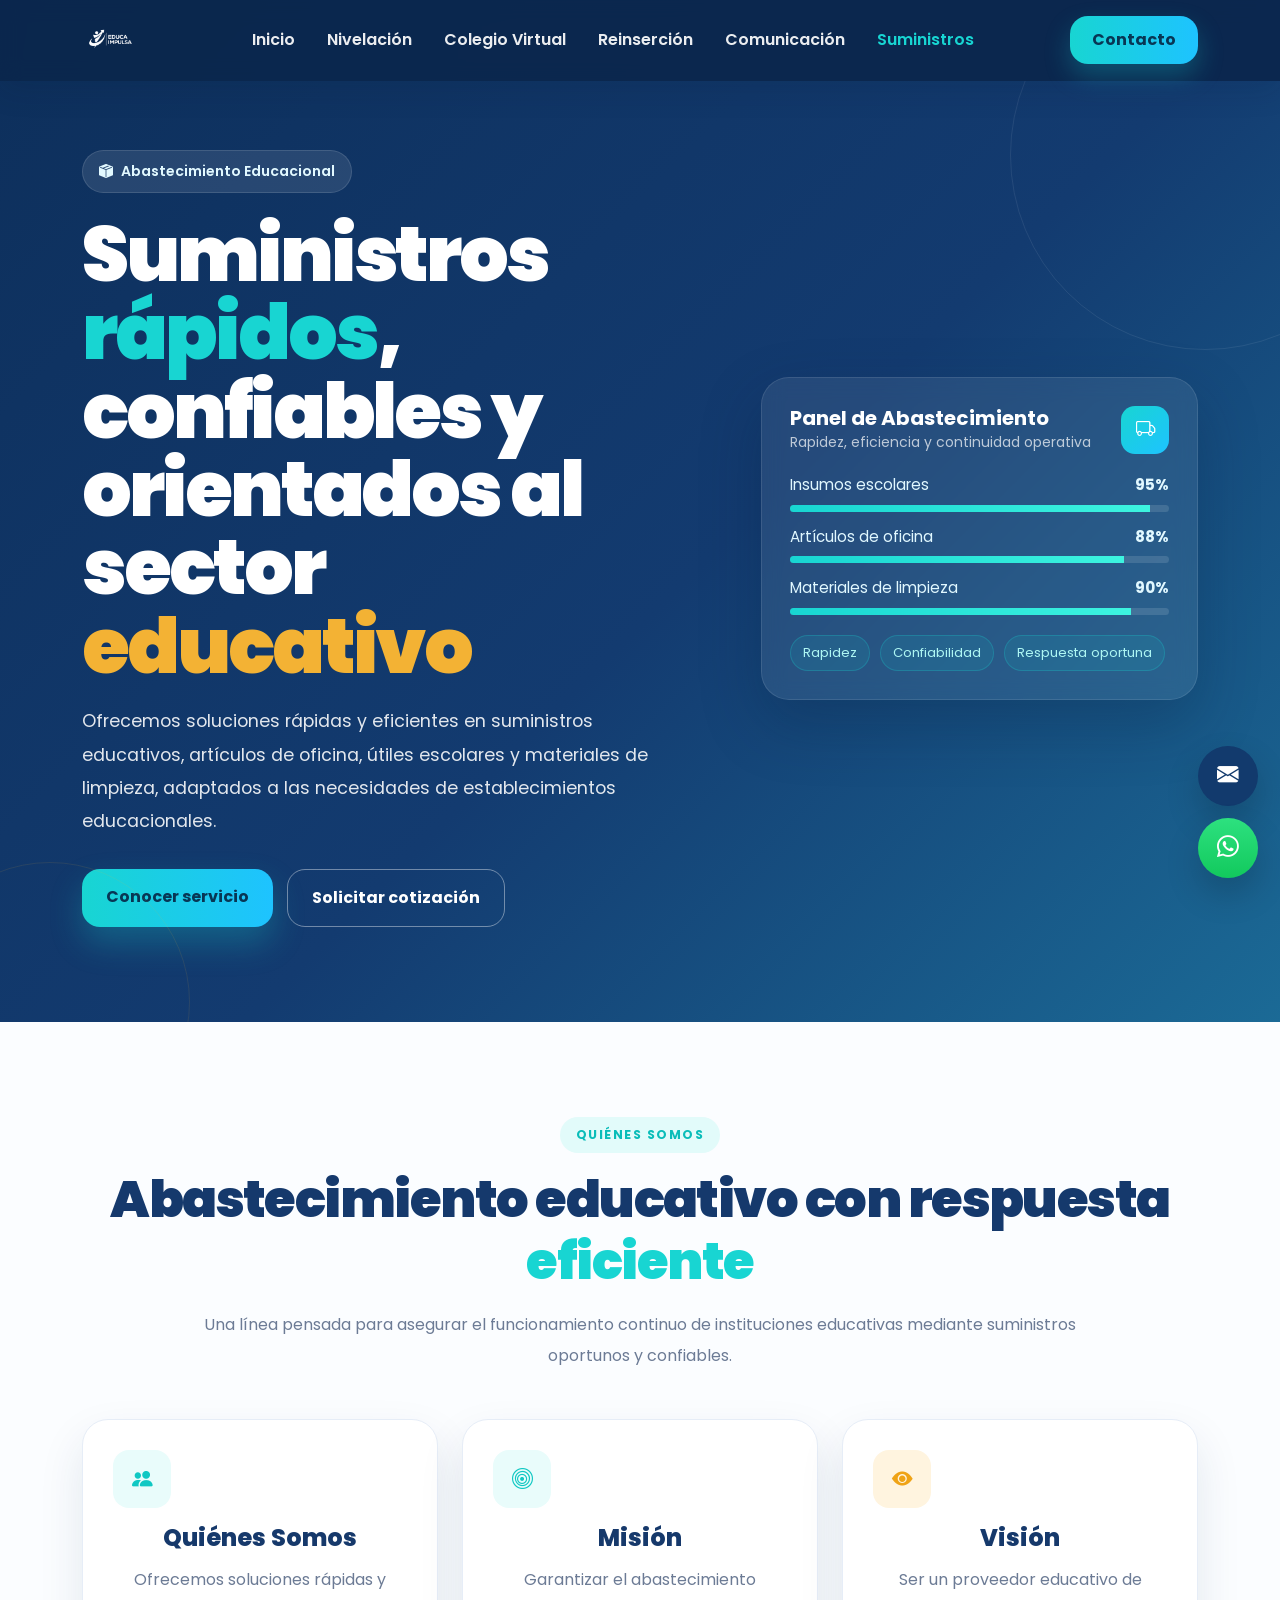
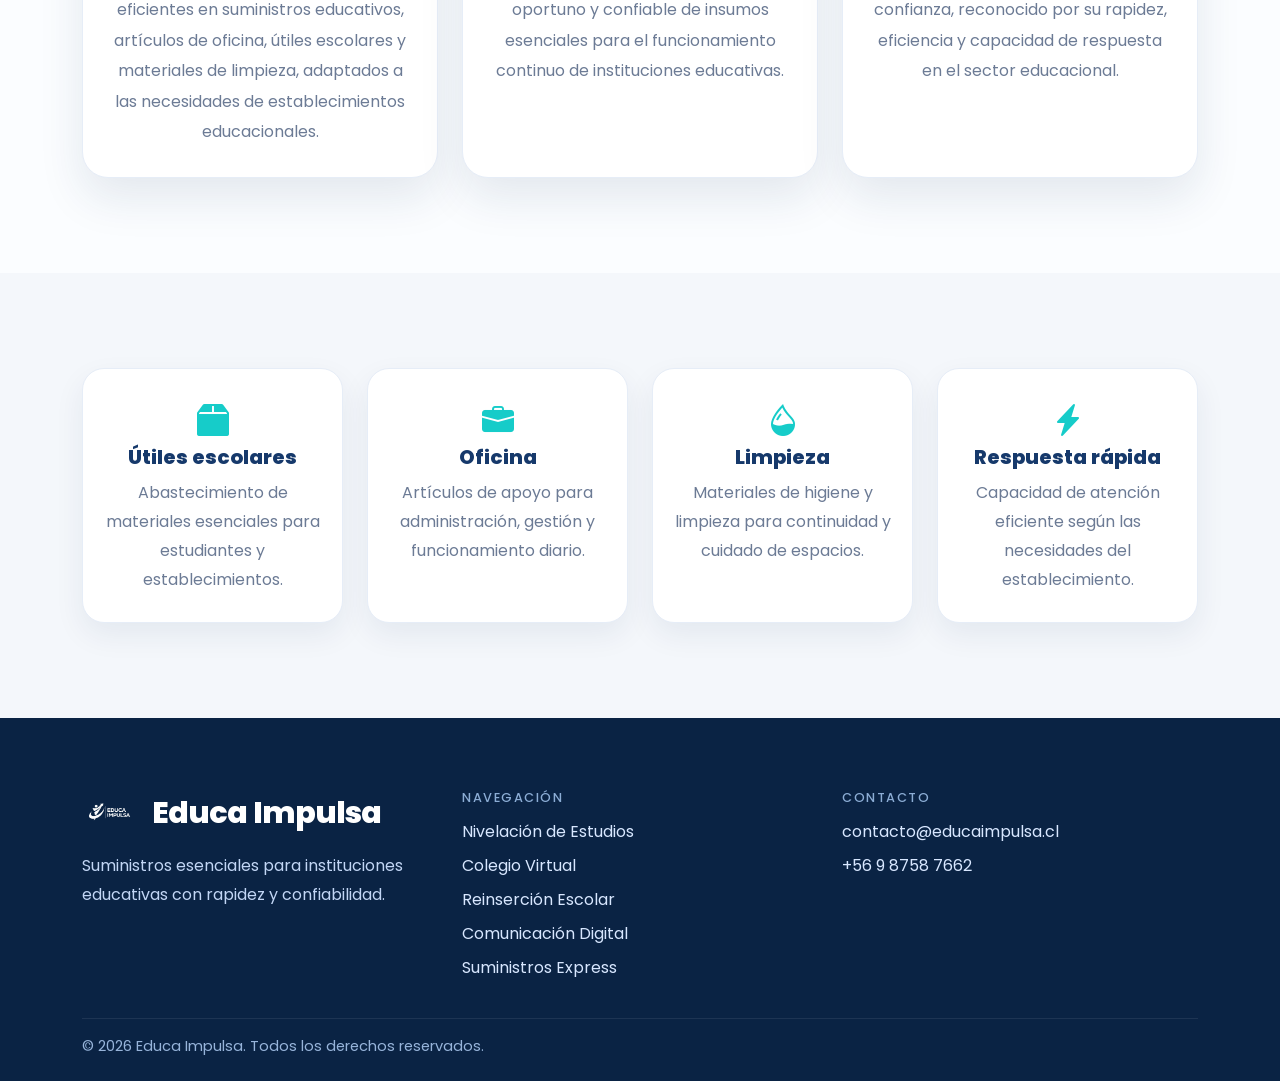
<file: educa-impulsa/suministro.html>
<!DOCTYPE html>
<html lang="es">

<head>
  <meta charset="UTF-8">
  <meta name="viewport" content="width=device-width, initial-scale=1">
  <title>Suministros Express | Educa Impulsa</title>
  <link rel="icon" type="image/png" href="assets/img/logo_educa_impulsa.png">

  <link rel="preconnect" href="https://fonts.googleapis.com">
  <link rel="preconnect" href="https://fonts.gstatic.com" crossorigin>
  <link href="https://fonts.googleapis.com/css2?family=Poppins:wght@300;400;500;600;700;800;900&display=swap"
    rel="stylesheet">

  <link href="https://cdn.jsdelivr.net/npm/bootstrap@5.3.3/dist/css/bootstrap.min.css" rel="stylesheet">
  <link href="https://cdn.jsdelivr.net/npm/bootstrap-icons@1.11.3/font/bootstrap-icons.css" rel="stylesheet">
  <link rel="stylesheet" href="assets/css/style.css">
</head>

<body>

  <nav class="navbar navbar-expand-lg fixed-top custom-navbar">
    <div class="container">
      <a class="navbar-brand brand-wrap" href="index.html">
        <img src="assets/img/logo_educa_impulsa.png" alt="Educa Impulsa" class="brand-logo">
      </a>

      <button class="navbar-toggler border-0 shadow-none" type="button" data-bs-toggle="collapse"
        data-bs-target="#mainNav">
        <span class="navbar-toggler-icon"></span>
      </button>

      <div class="collapse navbar-collapse" id="mainNav">
        <ul class="navbar-nav mx-auto gap-lg-3">
          <li class="nav-item"><a class="nav-link" href="index.html">Inicio</a></li>
          <li class="nav-item"><a class="nav-link" href="nivelacion.html">Nivelación</a></li>
          <li class="nav-item"><a class="nav-link" href="colegio-virtual.html">Colegio Virtual</a></li>
          <li class="nav-item"><a class="nav-link" href="reinsercion.html">Reinserción</a></li>
          <li class="nav-item"><a class="nav-link" href="comunicacion.html">Comunicación</a></li>
          <li class="nav-item"><a class="nav-link active" href="suministro.html">Suministros</a></li>
        </ul>

        <a href="mailto:alianzas@educaimpulsa.cl" class="btn btn-contacto">Contacto</a>
      </div>
    </div>
  </nav>

  <header class="hero-home" style="min-height: 78vh;">
    <div class="container position-relative">
      <div class="row align-items-center g-5">
        <div class="col-lg-7">
          <span class="hero-badge"><i class="bi bi-box-seam-fill me-2"></i> Abastecimiento Educacional</span>

          <h1 class="hero-title-main">
            Suministros
            <span class="text-cyan">rápidos</span>,
            confiables y orientados al sector
            <span class="text-yellow">educativo</span>
          </h1>

          <p class="hero-description">
            Ofrecemos soluciones rápidas y eficientes en suministros educativos, artículos de oficina, útiles escolares
            y materiales de limpieza, adaptados a las necesidades de establecimientos educacionales.
          </p>

          <div class="hero-actions">
            <a href="#quienes" class="btn btn-main-primary">Conocer servicio</a>
            <a href="mailto:contacto@educaimpulsa.cl" class="btn btn-main-outline">Solicitar cotización</a>
          </div>
        </div>

        <div class="col-lg-5">
          <div class="hero-panel">
            <div class="panel-header">
              <div>
                <h5>Panel de Abastecimiento</h5>
                <small>Rapidez, eficiencia y continuidad operativa</small>
              </div>
              <div class="panel-icon"><i class="bi bi-truck"></i></div>
            </div>

            <div class="panel-item"><span>Insumos escolares</span><strong>95%</strong></div>
            <div class="progress custom-progress">
              <div class="progress-bar" style="width:95%"></div>
            </div>

            <div class="panel-item"><span>Artículos de oficina</span><strong>88%</strong></div>
            <div class="progress custom-progress">
              <div class="progress-bar" style="width:88%"></div>
            </div>

            <div class="panel-item"><span>Materiales de limpieza</span><strong>90%</strong></div>
            <div class="progress custom-progress">
              <div class="progress-bar" style="width:90%"></div>
            </div>

            <div class="panel-tags">
              <span>Rapidez</span>
              <span>Confiabilidad</span>
              <span>Respuesta oportuna</span>
            </div>
          </div>
        </div>
      </div>
    </div>
  </header>

  <section class="section-space section-light" id="quienes">
    <div class="container text-center">
      <span class="section-pill">Quiénes somos</span>
      <h2 class="section-title">Abastecimiento educativo con respuesta <span class="text-cyan">eficiente</span></h2>
      <p class="section-subtitle wide">
        Una línea pensada para asegurar el funcionamiento continuo de instituciones educativas mediante suministros
        oportunos y confiables.
      </p>

      <div class="row g-4 mt-4">
        <div class="col-lg-4">
          <div class="info-card">
            <div class="info-icon cyan"><i class="bi bi-people-fill"></i></div>
            <h4>Quiénes Somos</h4>
            <p>Ofrecemos soluciones rápidas y eficientes en suministros educativos, artículos de oficina, útiles
              escolares y materiales de limpieza, adaptados a las necesidades de establecimientos educacionales.</p>
          </div>
        </div>

        <div class="col-lg-4">
          <div class="info-card">
            <div class="info-icon cyan"><i class="bi bi-bullseye"></i></div>
            <h4>Misión</h4>
            <p>Garantizar el abastecimiento oportuno y confiable de insumos esenciales para el funcionamiento continuo
              de instituciones educativas.</p>
          </div>
        </div>

        <div class="col-lg-4">
          <div class="info-card">
            <div class="info-icon yellow"><i class="bi bi-eye-fill"></i></div>
            <h4>Visión</h4>
            <p>Ser un proveedor educativo de confianza, reconocido por su rapidez, eficiencia y capacidad de respuesta
              en el sector educacional.</p>
          </div>
        </div>
      </div>
    </div>
  </section>

  <section class="section-space">
    <div class="container">
      <div class="row g-4">
        <div class="col-md-3">
          <div class="feature-card text-center">
            <i class="bi bi-box2-fill"></i>
            <h5>Útiles escolares</h5>
            <p>Abastecimiento de materiales esenciales para estudiantes y establecimientos.</p>
          </div>
        </div>
        <div class="col-md-3">
          <div class="feature-card text-center">
            <i class="bi bi-briefcase-fill"></i>
            <h5>Oficina</h5>
            <p>Artículos de apoyo para administración, gestión y funcionamiento diario.</p>
          </div>
        </div>
        <div class="col-md-3">
          <div class="feature-card text-center">
            <i class="bi bi-droplet-half"></i>
            <h5>Limpieza</h5>
            <p>Materiales de higiene y limpieza para continuidad y cuidado de espacios.</p>
          </div>
        </div>
        <div class="col-md-3">
          <div class="feature-card text-center">
            <i class="bi bi-lightning-charge-fill"></i>
            <h5>Respuesta rápida</h5>
            <p>Capacidad de atención eficiente según las necesidades del establecimiento.</p>
          </div>
        </div>
      </div>
    </div>
  </section>

  <footer class="footer-main">
    <div class="container">
      <div class="row g-4 align-items-start">
        <div class="col-lg-4">
          <div class="footer-brand-wrap">
            <img src="assets/img/logo_educa_impulsa.png" alt="Educa Impulsa" class="footer-logo">
            <div class="footer-brand-text">Educa Impulsa</div>
          </div>
          <p class="footer-text mt-3">Suministros esenciales para instituciones educativas con rapidez y confiabilidad.
          </p>
        </div>

        <div class="col-lg-4">
          <h6 class="footer-title">Navegación</h6>
          <ul class="footer-links">
            <li><a href="nivelacion.html">Nivelación de Estudios</a></li>
            <li><a href="colegio-virtual.html">Colegio Virtual</a></li>
            <li><a href="reinsercion.html">Reinserción Escolar</a></li>
            <li><a href="comunicacion.html">Comunicación Digital</a></li>
            <li><a href="suministro.html">Suministros Express</a></li>
          </ul>
        </div>

        <div class="col-lg-4">
          <h6 class="footer-title">Contacto</h6>
          <ul class="footer-links">
            <li><a href="mailto:contacto@educaimpulsa.cl">contacto@educaimpulsa.cl</a></li>
            <li><a href="https://wa.me/56987587662" target="_blank">+56 9 8758 7662</a></li>
          </ul>
        </div>
      </div>

      <div class="footer-bottom">© 2026 Educa Impulsa. Todos los derechos reservados.</div>
    </div>
  </footer>

  <a href="mailto:alianzas@educaimpulsa.cl" class="email-float"><i class="bi bi-envelope-fill"></i></a>
  <a href="https://wa.me/56987587662" target="_blank" class="whatsapp-float"><i class="bi bi-whatsapp"></i></a>

  <script src="https://cdn.jsdelivr.net/npm/bootstrap@5.3.3/dist/js/bootstrap.bundle.min.js"></script>
</body>

</html>
</file>
<file: educa-impulsa/assets/css/style.css>
@import url('https://fonts.googleapis.com/css2?family=Poppins:wght@300;400;500;600;700;800;900&display=swap');

:root{
  --navy:#133b70;
  --navy-dark:#0d2f5b;
  --cyan:#18d5d2;
  --cyan-2:#1ec3ff;
  --yellow:#f3b234;
  --white:#ffffff;
  --bg:#f4f7fb;
  --text:#1d2f4d;
  --muted:#6c7b95;
  --border:#e6edf7;
  --shadow:0 20px 45px rgba(16,47,92,.10);
}

*{
  margin:0;
  padding:0;
  box-sizing:border-box;
}

html{
  scroll-behavior:smooth;
}

body{
  font-family:'Poppins',sans-serif;
  background:var(--bg);
  color:var(--text);
}

a{
  text-decoration:none;
}

.custom-navbar{
  background:rgba(11,39,77,.94);
  backdrop-filter:blur(10px);
  box-shadow:0 10px 30px rgba(6,22,46,.12);
  padding:16px 0;
}

.brand-wrap{
  display:flex;
  align-items:center;
  gap:14px;
}

.brand-logo{
  width:58px;
  height:auto;
  object-fit:contain;
}

.brand-text{
  color:#fff;
  font-weight:800;
  font-size:2rem;
  line-height:1;
  letter-spacing:-.03em;
}

.nav-link{
  color:rgba(255,255,255,.92)!important;
  font-weight:600;
}

.nav-link.active,
.nav-link:hover{
  color:var(--cyan)!important;
}

.btn-contacto{
  background:linear-gradient(90deg,var(--cyan),var(--cyan-2));
  color:#083654;
  border:none;
  font-weight:700;
  border-radius:18px;
  padding:12px 22px;
  box-shadow:0 12px 26px rgba(24,213,210,.25);
}

.btn-contacto:hover{
  color:#083654;
  transform:translateY(-1px);
}

.hero-home{
  position:relative;
  overflow:hidden;
  padding:150px 0 95px;
  background:linear-gradient(135deg,var(--navy-dark) 0%, var(--navy) 55%, #1b6a96 100%);
  color:#fff;
  min-height:100vh;
}

.hero-home::before{
  content:"";
  position:absolute;
  right:-120px;
  top:-40px;
  width:390px;
  height:390px;
  border:1px solid rgba(255,255,255,.08);
  border-radius:50%;
}

.hero-home::after{
  content:"";
  position:absolute;
  left:-90px;
  bottom:-120px;
  width:280px;
  height:280px;
  border:1px solid rgba(243,178,52,.10);
  border-radius:50%;
}

.hero-badge{
  display:inline-flex;
  align-items:center;
  background:rgba(255,255,255,.10);
  color:#e2f9ff;
  border:1px solid rgba(255,255,255,.12);
  padding:10px 16px;
  border-radius:999px;
  font-weight:600;
  font-size:.88rem;
  margin-bottom:22px;
}

.hero-title-main{
  font-size:clamp(2.8rem,6vw,5.2rem);
  line-height:1.02;
  font-weight:900;
  letter-spacing:-.04em;
  max-width:700px;
}

.text-cyan{
  color:var(--cyan);
}

.text-yellow{
  color:var(--yellow);
}

.hero-description{
  max-width:590px;
  font-size:1.1rem;
  line-height:1.9;
  color:rgba(255,255,255,.88);
  margin-top:20px;
}

.hero-actions{
  display:flex;
  flex-wrap:wrap;
  gap:14px;
  margin-top:30px;
}

.btn-main-primary{
  background:linear-gradient(90deg,var(--cyan),var(--cyan-2));
  color:#083654;
  border:none;
  font-weight:700;
  padding:16px 24px;
  border-radius:18px;
  box-shadow:0 16px 32px rgba(24,213,210,.26);
}

.btn-main-primary:hover{
  color:#083654;
}

.btn-main-outline{
  border:1px solid rgba(255,255,255,.40);
  color:#fff;
  font-weight:700;
  padding:16px 24px;
  border-radius:18px;
}

.btn-main-outline:hover{
  background:rgba(255,255,255,.08);
  color:#fff;
}

.hero-metrics{
  display:flex;
  flex-wrap:wrap;
  gap:26px;
  margin-top:34px;
  padding-top:24px;
  border-top:1px solid rgba(255,255,255,.14);
}

.metric-box strong{
  display:block;
  font-size:2rem;
  font-weight:800;
  line-height:1;
}

.metric-box span{
  color:rgba(255,255,255,.72);
  font-size:.92rem;
}

.hero-panel{
  background:rgba(255,255,255,.08);
  border:1px solid rgba(255,255,255,.10);
  border-radius:28px;
  padding:28px;
  box-shadow:0 24px 60px rgba(7,29,60,.26);
  backdrop-filter:blur(10px);
}

.panel-header{
  display:flex;
  justify-content:space-between;
  align-items:center;
  margin-bottom:20px;
}

.panel-header h5{
  margin:0;
  color:#fff;
  font-weight:700;
}

.panel-header small{
  color:rgba(255,255,255,.70);
}

.panel-icon{
  width:48px;
  height:48px;
  border-radius:14px;
  display:flex;
  align-items:center;
  justify-content:center;
  background:linear-gradient(135deg,var(--cyan),var(--cyan-2));
  color:#fff;
  font-size:1.2rem;
}

.panel-item{
  display:flex;
  justify-content:space-between;
  font-size:.95rem;
  color:#e1f8ff;
  margin-top:14px;
  margin-bottom:8px;
}

.custom-progress{
  height:7px;
  background:rgba(255,255,255,.12);
  border-radius:999px;
}

.custom-progress .progress-bar{
  background:linear-gradient(90deg,var(--cyan),#3df4e0);
}

.panel-tags{
  display:flex;
  gap:10px;
  flex-wrap:wrap;
  margin-top:20px;
}

.panel-tags span{
  border-radius:999px;
  padding:7px 12px;
  font-size:.82rem;
  background:rgba(24,213,210,.10);
  border:1px solid rgba(24,213,210,.24);
  color:#aef6f3;
}

.section-space{
  padding:95px 0;
}

.section-light{
  background:#fbfdff;
}

.section-pill{
  display:inline-block;
  background:#e2fbfa;
  color:#09bdb9;
  padding:9px 16px;
  border-radius:999px;
  font-size:.78rem;
  font-weight:700;
  letter-spacing:.12em;
  text-transform:uppercase;
}

.section-title{
  margin-top:16px;
  font-size:clamp(2.2rem,4vw,3.4rem);
  font-weight:900;
  color:#15396c;
  letter-spacing:-.03em;
}

.section-subtitle{
  max-width:760px;
  margin:18px auto 0;
  color:var(--muted);
  line-height:1.9;
  font-size:1rem;
}

.section-subtitle.wide{
  max-width:900px;
}

.service-card{
  display:block;
  height:100%;
  background:#fff;
  border:1px solid var(--border);
  border-radius:24px;
  padding:30px 22px;
  box-shadow:var(--shadow);
  transition:.25s ease;
}

.service-card:hover{
  transform:translateY(-6px);
}

.service-icon{
  width:62px;
  height:62px;
  border-radius:18px;
  display:flex;
  align-items:center;
  justify-content:center;
  font-size:1.4rem;
  margin:0 auto 18px;
  color:#fff;
}

.service-icon.cyan{
  background:linear-gradient(135deg,var(--cyan),#12bfc0);
}

.service-icon.blue{
  background:linear-gradient(135deg,#2d67d8,#1e4cb2);
}

.service-icon.yellow{
  background:linear-gradient(135deg,var(--yellow),#f39a17);
}

.service-card h5{
  color:#163a6d;
  font-weight:800;
  margin-bottom:10px;
}

.service-card p{
  color:var(--muted);
  margin:0;
  line-height:1.7;
}

.info-card{
  background:#fff;
  border:1px solid var(--border);
  border-radius:26px;
  padding:30px;
  box-shadow:var(--shadow);
  height:100%;
}

.info-icon{
  width:58px;
  height:58px;
  border-radius:16px;
  display:flex;
  align-items:center;
  justify-content:center;
  font-size:1.3rem;
  margin-bottom:16px;
}

.info-icon.cyan{
  background:#e9fcfb;
  color:#10c8c3;
}

.info-icon.yellow{
  background:#fff4df;
  color:#efa316;
}

.info-card h4{
  color:#16396b;
  font-weight:800;
  margin-bottom:12px;
}

.info-card p{
  color:var(--muted);
  line-height:1.9;
  margin:0;
}

.feature-card{
  height:100%;
  background:#fff;
  border:1px solid var(--border);
  border-radius:22px;
  padding:28px 20px;
  box-shadow:0 12px 30px rgba(16,47,92,.07);
}

.feature-card i{
  font-size:2rem;
  color:#16ccc9;
  margin-bottom:16px;
}

.feature-card h5{
  color:#16396b;
  font-weight:800;
  margin-bottom:10px;
}

.feature-card p{
  color:var(--muted);
  line-height:1.8;
  margin:0;
}

.cta-box{
  background:linear-gradient(90deg,var(--navy-dark),#144e86);
  border-radius:34px;
  padding:58px 24px;
  color:#fff;
  position:relative;
  overflow:hidden;
}

.cta-box::after{
  content:"";
  position:absolute;
  right:-80px;
  top:-20px;
  width:260px;
  height:260px;
  border:1px solid rgba(255,255,255,.10);
  border-radius:50%;
}

.cta-box h3{
  font-size:clamp(2rem,4vw,3rem);
  font-weight:900;
  letter-spacing:-.03em;
}

.cta-box p{
  color:rgba(255,255,255,.84);
  max-width:780px;
  margin:14px auto 0;
  line-height:1.8;
}

.footer-main{
  background:#0a2344;
  color:#d8e7ff;
  padding:72px 0 24px;
}

.footer-brand-wrap{
  display:flex;
  align-items:center;
  gap:14px;
}

.footer-logo{
  width:56px;
}

.footer-brand-text{
  color:#fff;
  font-size:1.9rem;
  font-weight:800;
  letter-spacing:-.03em;
}

.footer-text{
  color:#c2d6f5;
  line-height:1.8;
}

.footer-title{
  color:#8cadd5;
  text-transform:uppercase;
  letter-spacing:.12em;
  font-size:.8rem;
  margin-bottom:14px;
}

.footer-links{
  list-style:none;
  padding:0;
  margin:0;
}

.footer-links li{
  margin-bottom:10px;
}

.footer-links a{
  color:#d8e7ff;
}

.footer-links a:hover{
  color:#fff;
}

.footer-bottom{
  border-top:1px solid rgba(255,255,255,.08);
  margin-top:28px;
  padding-top:16px;
  color:#97b4da;
  font-size:.92rem;
}

.email-float,
.whatsapp-float{
  position:fixed;
  right:22px;
  width:60px;
  height:60px;
  border-radius:50%;
  display:flex;
  align-items:center;
  justify-content:center;
  z-index:999;
  box-shadow:0 16px 34px rgba(0,0,0,.18);
  font-size:1.35rem;
}

.email-float{
  bottom:94px;
  background:#123a6d;
  color:#fff;
}

.whatsapp-float{
  bottom:22px;
  background:linear-gradient(180deg,#2de17f,#12c95d);
  color:#fff;
}

@media (max-width: 991px){
  .hero-home{
    padding:130px 0 80px;
    min-height:auto;
  }

  .hero-panel{
    margin-top:10px;
  }

  .brand-logo{
    width:48px;
  }

  .brand-text{
    font-size:1.5rem;
  }
}

@media (max-width: 767px){
  .custom-navbar{
    padding:12px 0;
  }


  .brand-text{
    font-size:1.2rem;
  }

  .hero-title-main{
    font-size:2.7rem;
  }

  .hero-actions{
    flex-direction:column;
  }

  .btn-main-primary,
  .btn-main-outline{
    width:100%;
    text-align:center;
  }

  .hero-metrics{
    gap:18px;
  }
}

.brand-logo {
  height: 40px;
  filter: brightness(0) invert(1);
}

.brand-logo {
  width: 58px;
  height: auto;
  object-fit: contain;
  filter: brightness(0) invert(1);
}

.footer-logo {
  width: 56px;
  height: auto;
  object-fit: contain;
  filter: brightness(0) invert(1);
}
</file>
